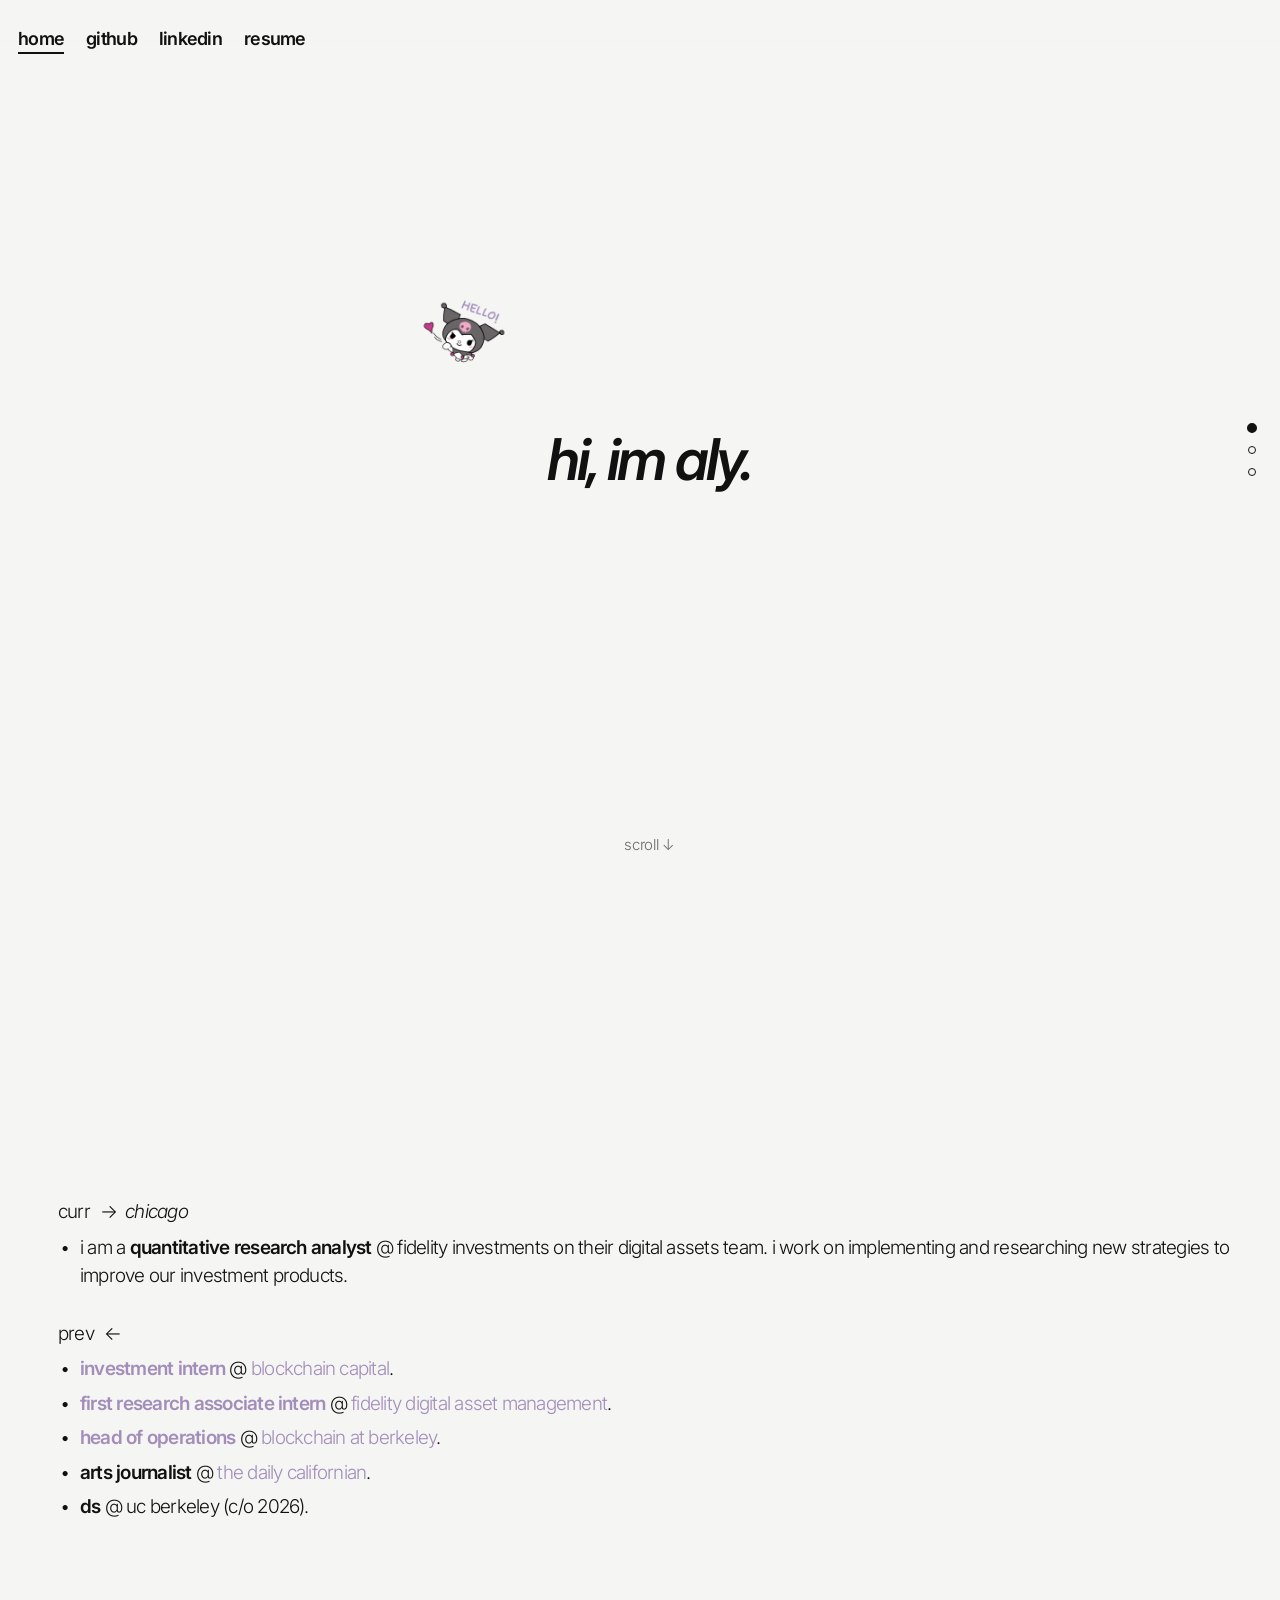
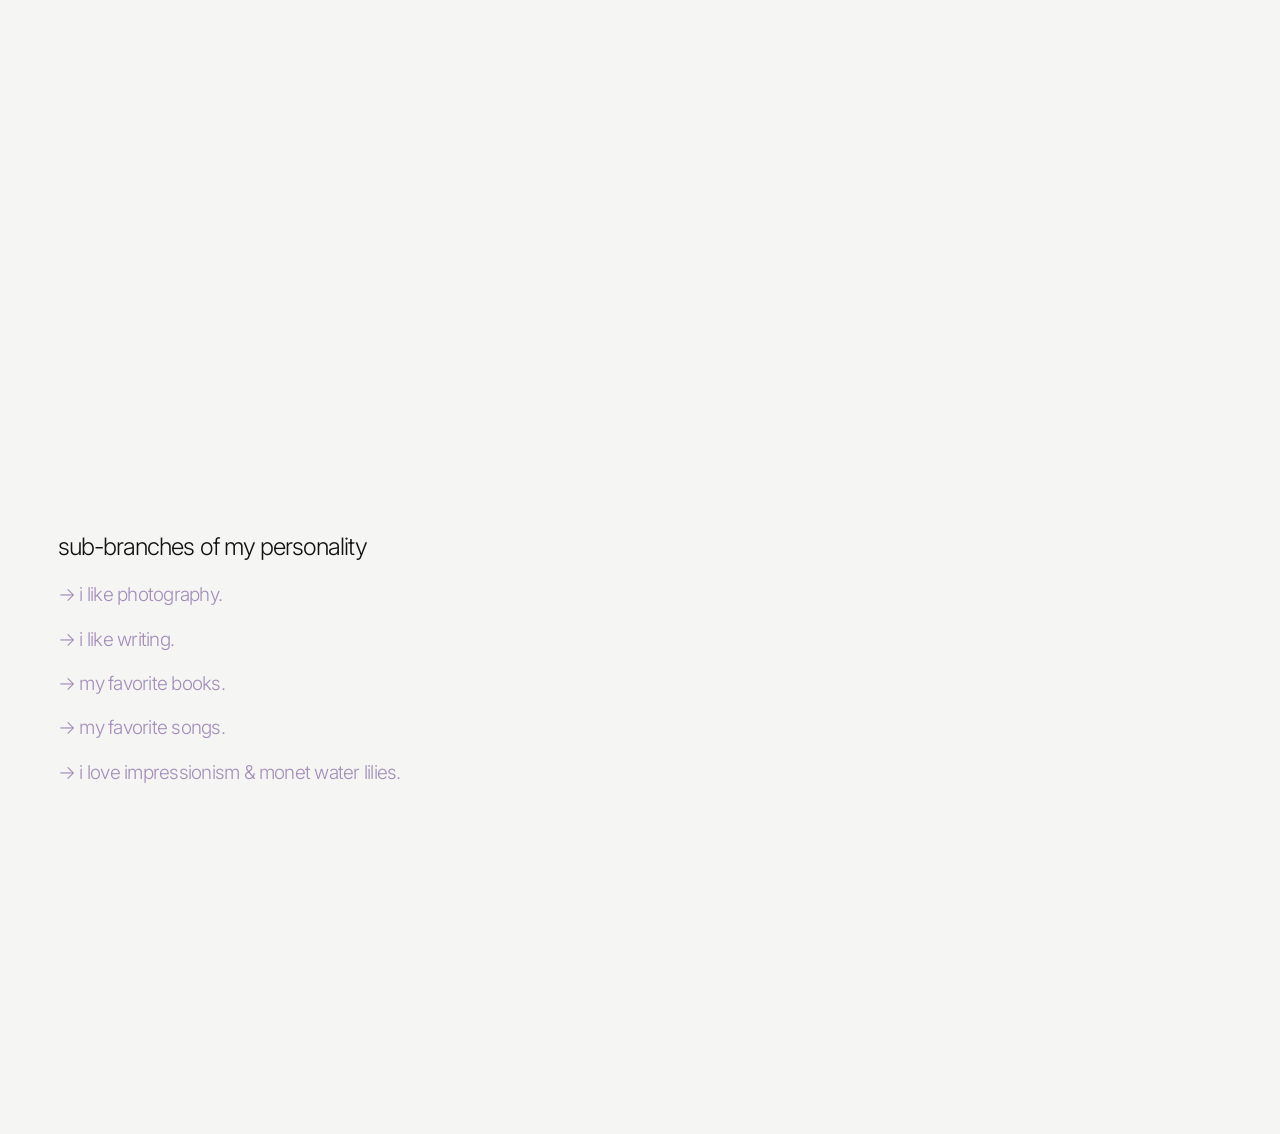
<file: index.html>
<!DOCTYPE html>
<html lang="en">
  <head>
    <meta charset="UTF-8" />
    <meta name="viewport" content="width=device-width, initial-scale=1.0" />
    <title>Alyssa Chen</title>
    <meta
      name="description"
      content="Minimal personal website for Alyssa Chen."
    />
    <link rel="stylesheet" href="styles.css" />
  </head>
  <body>
    <div class="page-shell">
      <header class="topbar" aria-label="Main navigation">
        <nav>
          <a href="#" class="active">home</a>
          <a href="https://github.com/alyssachen1" target="_blank" rel="noreferrer">github</a>
          <a href="https://www.linkedin.com/in/alyssa-chen-12117221b/" target="_blank" rel="noreferrer">linkedin</a>
          <a href="alyssaresume.pdf" target="_blank" rel="noreferrer">resume</a>
        </nav>
      </header>

      <main class="bio scroll-stack" aria-label="About me">
        <section class="panel intro-panel" id="intro" data-label="hi">
          <p class="name reveal">hi, im aly.</p>
          <img class="bouncer" src="kuromi-transparent.png" alt="" aria-hidden="true" hidden />
          <a href="#facts" class="scroll-hint" aria-label="Scroll to next section">scroll ↓</a>
        </section>

        <section class="panel facts-panel" id="facts" data-label="about">
          <ul class="facts reveal">
            <li class="fact-current">
              <div class="fact-row">
                <span class="label">curr</span>
                <span class="arrow">→</span>
                <span class="city">chicago</span>
              </div>
              <div class="fact-detail">i am a <strong class="role">quantitative research analyst</strong> @ fidelity investments on their digital assets team. i work on implementing and researching new strategies to improve our investment products.</div>
            </li>

            <li class="fact-prev">
              <div class="fact-row">
                <span class="label">prev</span>
                <span class="arrow">←</span>
              </div>
              <div class="fact-detail"><a class="role" href="blockchain-capital.html">investment intern</a> @ <a href="https://www.blockchaincapital.com" target="_blank" rel="noreferrer">blockchain capital</a>.</div>
              <div class="fact-detail"><a class="role" href="fidelity-digital-asset-management.html">first research associate intern</a> @ <a href="https://www.fidelity.com/investing/crypto/crypto-account?imm_pid=196825374639&immid=100927_SEA&imm_eid=ep824123691987&utm_source=GOOGLE&utm_medium=paid_search&utm_account_id=7826759672&utm_campaign=CRY&utm_content=196825374639&utm_term=fidelity%20crypto&utm_campaign_id=100927&utm_id=18277819158&gclsrc=aw.ds&gad_source=1&gad_campaignid=18277819158&gbraid=0AAAAAD7OUhKswg26mCGGbnQbmiCloyyh3&gclid=Cj0KCQiA5NXXBhDEARIsABAJhdIGakVKHWjvjIK1M6wPdyKV5XcXIjZateB0Jw_L3Hn4cwipNAbb8LQaAgX4EALw_wcB" target="_blank" rel="noreferrer">fidelity digital asset management</a>.</div>
              <div class="fact-detail"><a class="role" href="head-of-operations.html">head of operations</a> @ <a href="https://blockchain.studentorg.berkeley.edu" target="_blank" rel="noreferrer">blockchain at berkeley</a>.</div>
              <div class="fact-detail"><strong class="role">arts journalist</strong> @ <a href="https://www.dailycal.org/search/?f=html&amp;t=article%2Ccollection%2Cvideo%2Cyoutube&amp;sd=desc&amp;l=25&amp;nsa=eedition&amp;q=Alyssa+chen" target="_blank" rel="noreferrer">the daily californian</a>.</div>
              <div class="fact-detail"><strong class="role">ds</strong> @ uc berkeley (c/o 2026).</div>
            </li>
          </ul>
        </section>

        <section class="panel subpages-panel" id="branches" data-label="branches">
          <section class="subpages reveal" aria-label="Subpages">
            <h2>sub-branches of my personality</h2>

            <ul>
              <li><a href="photography.html">→ i like photography.</a> </li>
              <li><a href="writing.html">→ i like writing.</a> </li>
              <li><a href="books.html">→ my favorite books.</a> </li>
              <li><a href="songs.html">→ my favorite songs.</a></li>
              <li><a href="art.html">→ i love impressionism &amp; monet water lilies.</a></li>
            </ul>
          </section>
        </section>
      </main>

      <nav class="section-dots" aria-label="Sections"></nav>
    </div>

    <script>
      (function () {
        document.documentElement.classList.add("js");
        var panels = Array.prototype.slice.call(document.querySelectorAll(".panel[id]"));
        var dotsNav = document.querySelector(".section-dots");

        var dots = panels.map(function (panel) {
          var a = document.createElement("a");
          a.href = "#" + panel.id;
          a.className = "dot";
          a.setAttribute("aria-label", panel.dataset.label || panel.id);
          a.title = panel.dataset.label || panel.id;
          dotsNav.appendChild(a);
          return a;
        });

        if (!("IntersectionObserver" in window)) {
          document.querySelectorAll(".reveal").forEach(function (el) { el.classList.add("is-visible"); });
          return;
        }

        var revealObserver = new IntersectionObserver(function (entries) {
          entries.forEach(function (entry) {
            if (entry.isIntersecting) {
              entry.target.classList.add("is-visible");
              revealObserver.unobserve(entry.target);
            }
          });
        }, { threshold: 0.2 });
        document.querySelectorAll(".reveal").forEach(function (el) { revealObserver.observe(el); });

        var activeObserver = new IntersectionObserver(function (entries) {
          entries.forEach(function (entry) {
            if (entry.isIntersecting) {
              var i = panels.indexOf(entry.target);
              dots.forEach(function (d, j) { d.classList.toggle("active", i === j); });
            }
          });
        }, { rootMargin: "-45% 0px -45% 0px" });
        panels.forEach(function (p) { activeObserver.observe(p); });
      })();
    </script>
    <script>
      (function () {
        var img = document.querySelector(".bouncer");
        var panel = document.querySelector(".intro-panel");
        var name = document.querySelector(".name");
        if (!img || !panel || !name) return;

        var reduceMotion = window.matchMedia("(prefers-reduced-motion: reduce)").matches;
        var SPEED = 130; // pixels per second — raise to bounce faster
        var x = 0, y = 0, vx = SPEED, vy = SPEED * 0.8;
        var running = false, visible = true, started = false, last = 0;

        function bounds() {
          var pr = panel.getBoundingClientRect();
          var w = img.offsetWidth, h = img.offsetHeight;
          return {
            minX: -pr.left,
            maxX: document.documentElement.clientWidth - pr.left - w,
            minY: 80,
            maxY: panel.offsetHeight - h - 10,
            w: w, h: h
          };
        }

        function textBox() {
          var pr = panel.getBoundingClientRect();
          var nr = name.getBoundingClientRect();
          var pad = 16;
          return {
            left: nr.left - pr.left - pad,
            right: nr.right - pr.left + pad,
            top: nr.top - pr.top - pad,
            bottom: nr.bottom - pr.top + pad
          };
        }

        function overlaps(px, py, b, t) {
          return px < t.right && px + b.w > t.left && py < t.bottom && py + b.h > t.top;
        }

        function place() {
          img.style.transform = "translate(" + x + "px, " + y + "px)";
        }

        function start() {
          var b = bounds();
          // start in the top-left area, clear of the text
          x = b.minX + (b.maxX - b.minX) * 0.15;
          y = b.minY + 20;
          var t = textBox();
          if (overlaps(x, y, b, t)) y = Math.max(b.minY, t.top - b.h - 10);
          place();
          img.classList.add("is-ready");
          started = true;
        }

        function step(now) {
          if (!running) return;
          var dt = last ? Math.min((now - last) / 1000, 0.05) : 0;
          last = now;
          var b = bounds();
          var t = textBox();
          var nx = x + vx * dt, ny = y + vy * dt;

          if (nx <= b.minX || nx >= b.maxX) { vx = -vx; nx = Math.min(Math.max(nx, b.minX), b.maxX); }
          if (ny <= b.minY || ny >= b.maxY) { vy = -vy; ny = Math.min(Math.max(ny, b.minY), b.maxY); }

          if (overlaps(nx, ny, b, t)) {
            var hitX = overlaps(nx, y, b, t);
            var hitY = overlaps(x, ny, b, t);
            if (hitX) { vx = -vx; nx = x; }
            if (hitY || !hitX) { vy = -vy; ny = y; }
          }

          x = nx; y = ny;
          place();
          requestAnimationFrame(step);
        }

        function run() {
          if (running || reduceMotion || !visible || document.hidden) return;
          running = true;
          last = 0;
          requestAnimationFrame(step);
        }

        function pause() { running = false; }

        img.addEventListener("load", function () {
          img.hidden = false;
          requestAnimationFrame(function () {
            start();
            run();
          });
        });
        img.addEventListener("error", function () { img.remove(); });
        if (img.complete && img.naturalWidth) img.dispatchEvent(new Event("load"));

        document.addEventListener("visibilitychange", function () {
          if (document.hidden) pause(); else run();
        });

        if ("IntersectionObserver" in window) {
          new IntersectionObserver(function (entries) {
            visible = entries[0].isIntersecting;
            if (visible) run(); else pause();
          }).observe(panel);
        }

        window.addEventListener("resize", function () {
          if (!started) return;
          var b = bounds();
          x = Math.min(Math.max(x, b.minX), b.maxX);
          y = Math.min(Math.max(y, b.minY), b.maxY);
          place();
        });
      })();
    </script>
  </body>
</html>
</file>
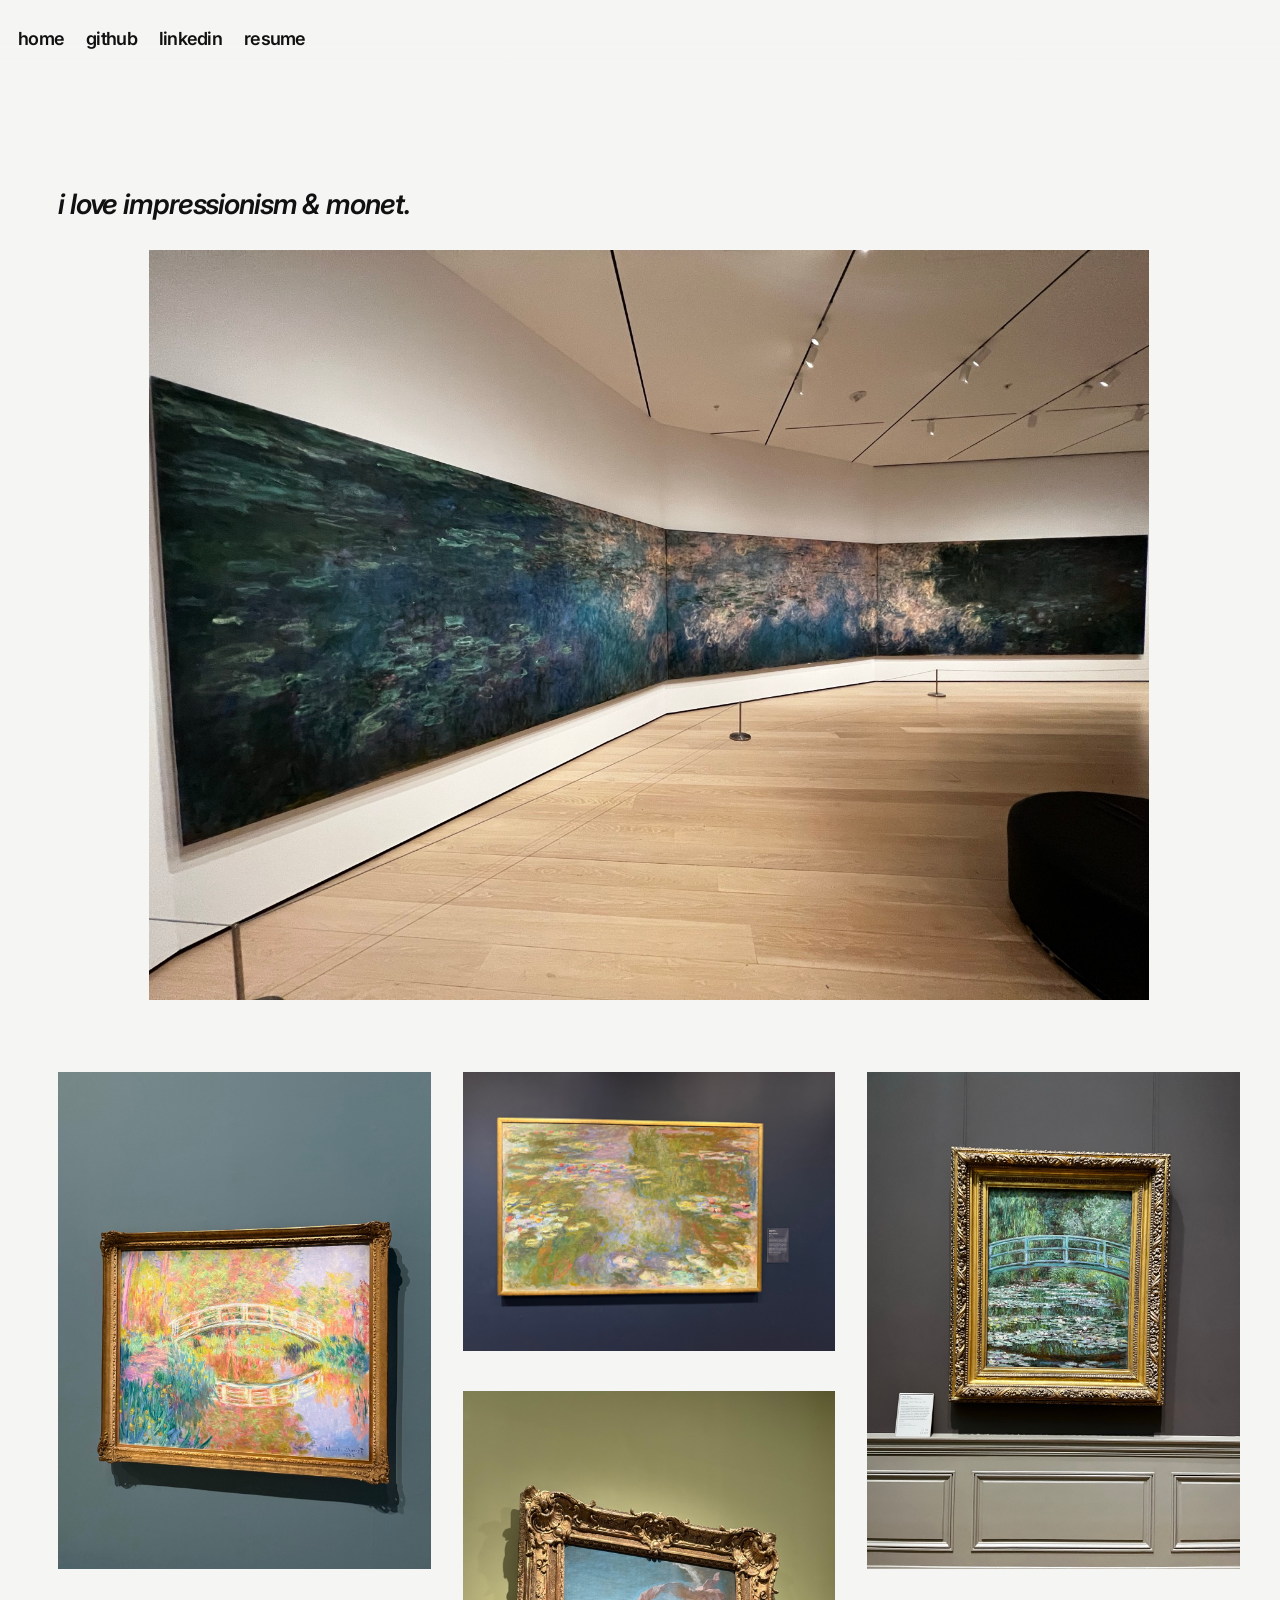
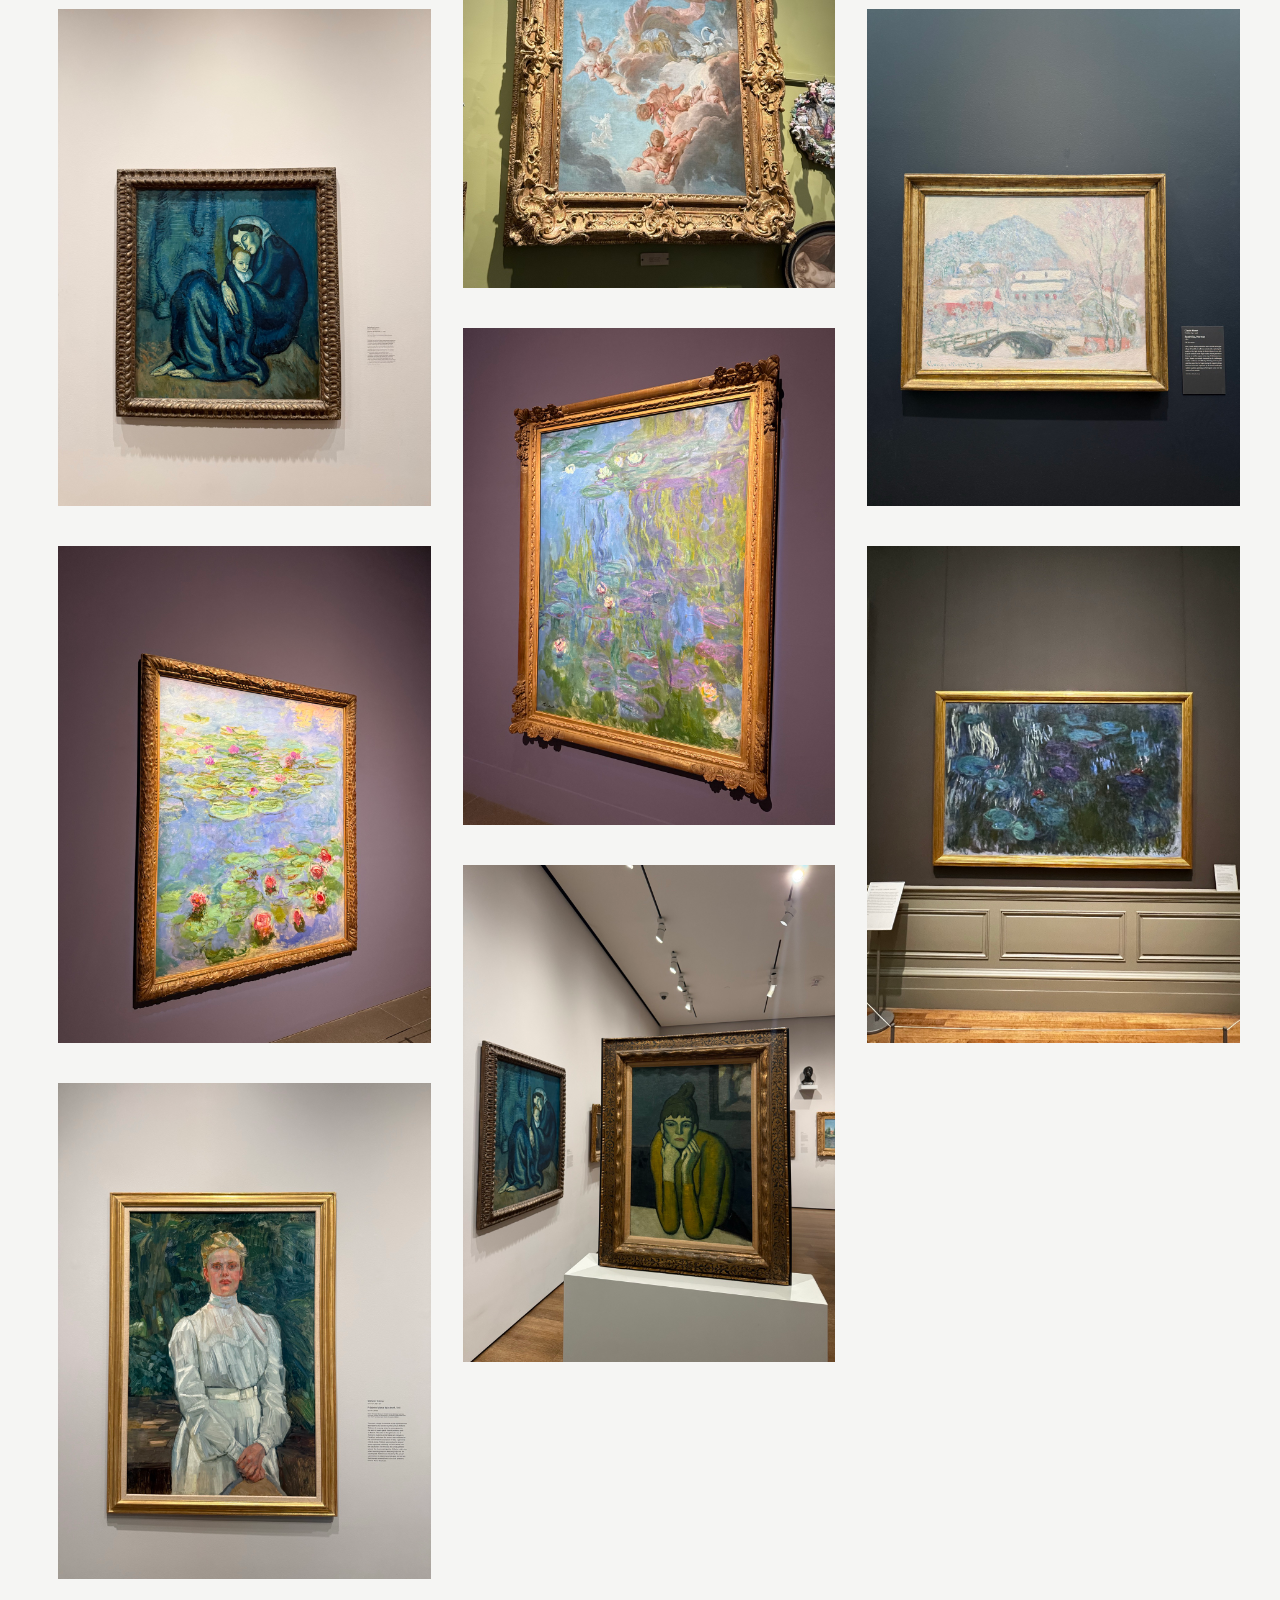
<file: art.html>
<!DOCTYPE html>
<html lang="en">
  <head>
    <meta charset="UTF-8" />
    <meta name="viewport" content="width=device-width, initial-scale=1.0" />
    <title>Impressionism &amp; Monet — Alyssa Chen</title>
    <meta
      name="description"
      content="Impressionist art Alyssa Chen loves."
    />
    <link rel="stylesheet" href="styles.css" />
  </head>
  <body>
    <div class="page-shell">
      <header class="topbar" aria-label="Main navigation">
        <nav>
          <a href="index.html">home</a>
          <a href="https://github.com/alyssachen1" target="_blank" rel="noreferrer">github</a>
          <a href="https://www.linkedin.com/in/alyssa-chen-12117221b/" target="_blank" rel="noreferrer">linkedin</a>
          <a href="alyssaresume.pdf" target="_blank" rel="noreferrer">resume</a>
        </nav>
      </header>

      <main class="detail-page gallery-page">
        <p class="detail-kicker">i love impressionism &amp; monet.</p>

        <!--
          how to add a painting:
          1. drop the image into the art/web/ folder (resize big phone photos first,
             or ask claude to make a web-sized copy)
          2. copy the block below, paste it inside <div class="photo-grid">,
             and change the file name and alt text
             (to add a caption, put <figcaption>your caption</figcaption> after the img line)

          <figure class="photo art-piece">
            <img src="art/web/your-painting.jpg" alt="short description of the painting" loading="lazy" />
          </figure>

          to make one painting the large centerpiece, paste it above <div class="photo-grid">
          and change class="photo" to class="photo photo-featured" (and remove loading="lazy").
        -->

        <figure class="photo photo-featured art-piece">
          <img src="art/web/img_8641.jpg" alt="a long curved gallery wall of monet's water lilies panels" />
        </figure>

        <div class="photo-grid">
          <figure class="photo art-piece">
            <img src="art/web/img_1183.jpg" alt="monet's japanese footbridge over a pond, painted in warm pinks and greens" loading="lazy" />
          </figure>
          <figure class="photo art-piece">
            <img src="art/web/img_7230.jpg" alt="a blue period painting of a seated woman wrapped in a blue shawl" loading="lazy" />
          </figure>
          <figure class="photo art-piece">
            <img src="art/web/img_1194.jpg" alt="monet water lilies with pink blossoms on a lavender pond" loading="lazy" />
          </figure>
          <figure class="photo art-piece">
            <img src="art/web/img_7268.jpg" alt="portrait of a young woman in a white high-collared dress in a garden" loading="lazy" />
          </figure>
          <figure class="photo art-piece">
            <img src="art/web/img_7956.jpg" alt="a wide monet water lilies canvas in soft greens and violets" loading="lazy" />
          </figure>
          <figure class="photo art-piece">
            <img src="art/web/img_7381.jpg" alt="a rococo painting of figures floating among clouds in an ornate gold frame" loading="lazy" />
          </figure>
          <figure class="photo art-piece">
            <img src="art/web/img_1206.jpg" alt="a tall monet water lilies canvas with willow reflections" loading="lazy" />
          </figure>
          <figure class="photo art-piece">
            <img src="art/web/img_7235.jpg" alt="a painting of a woman resting her chin on her hands, in a gallery room" loading="lazy" />
          </figure>
          <figure class="photo art-piece">
            <img src="art/web/img_8702.jpg" alt="monet's japanese footbridge in deep greens" loading="lazy" />
          </figure>
          <figure class="photo art-piece">
            <img src="art/web/img_7951.jpg" alt="a snowy village landscape with pink and white tones" loading="lazy" />
          </figure>
          <figure class="photo art-piece">
            <img src="art/web/img_8698.jpg" alt="monet water lilies in dark blues and violets" loading="lazy" />
          </figure>
        </div>
      </main>
    </div>
    <script>
      (function () {
        var pieces = Array.prototype.slice.call(document.querySelectorAll(".art-piece"));
        if (!("IntersectionObserver" in window)) return;
        document.documentElement.classList.add("art-animate");
        pieces.forEach(function (el, i) {
          el.style.setProperty("--reveal-delay", (i % 3) * 120 + "ms");
        });
        var io = new IntersectionObserver(function (entries) {
          entries.forEach(function (entry) {
            if (entry.isIntersecting) {
              entry.target.classList.add("is-in");
              io.unobserve(entry.target);
            }
          });
        }, { threshold: 0.12, rootMargin: "0px 0px -40px 0px" });
        pieces.forEach(function (el) { io.observe(el); });
      })();
    </script>
  </body>
</html>
</file>
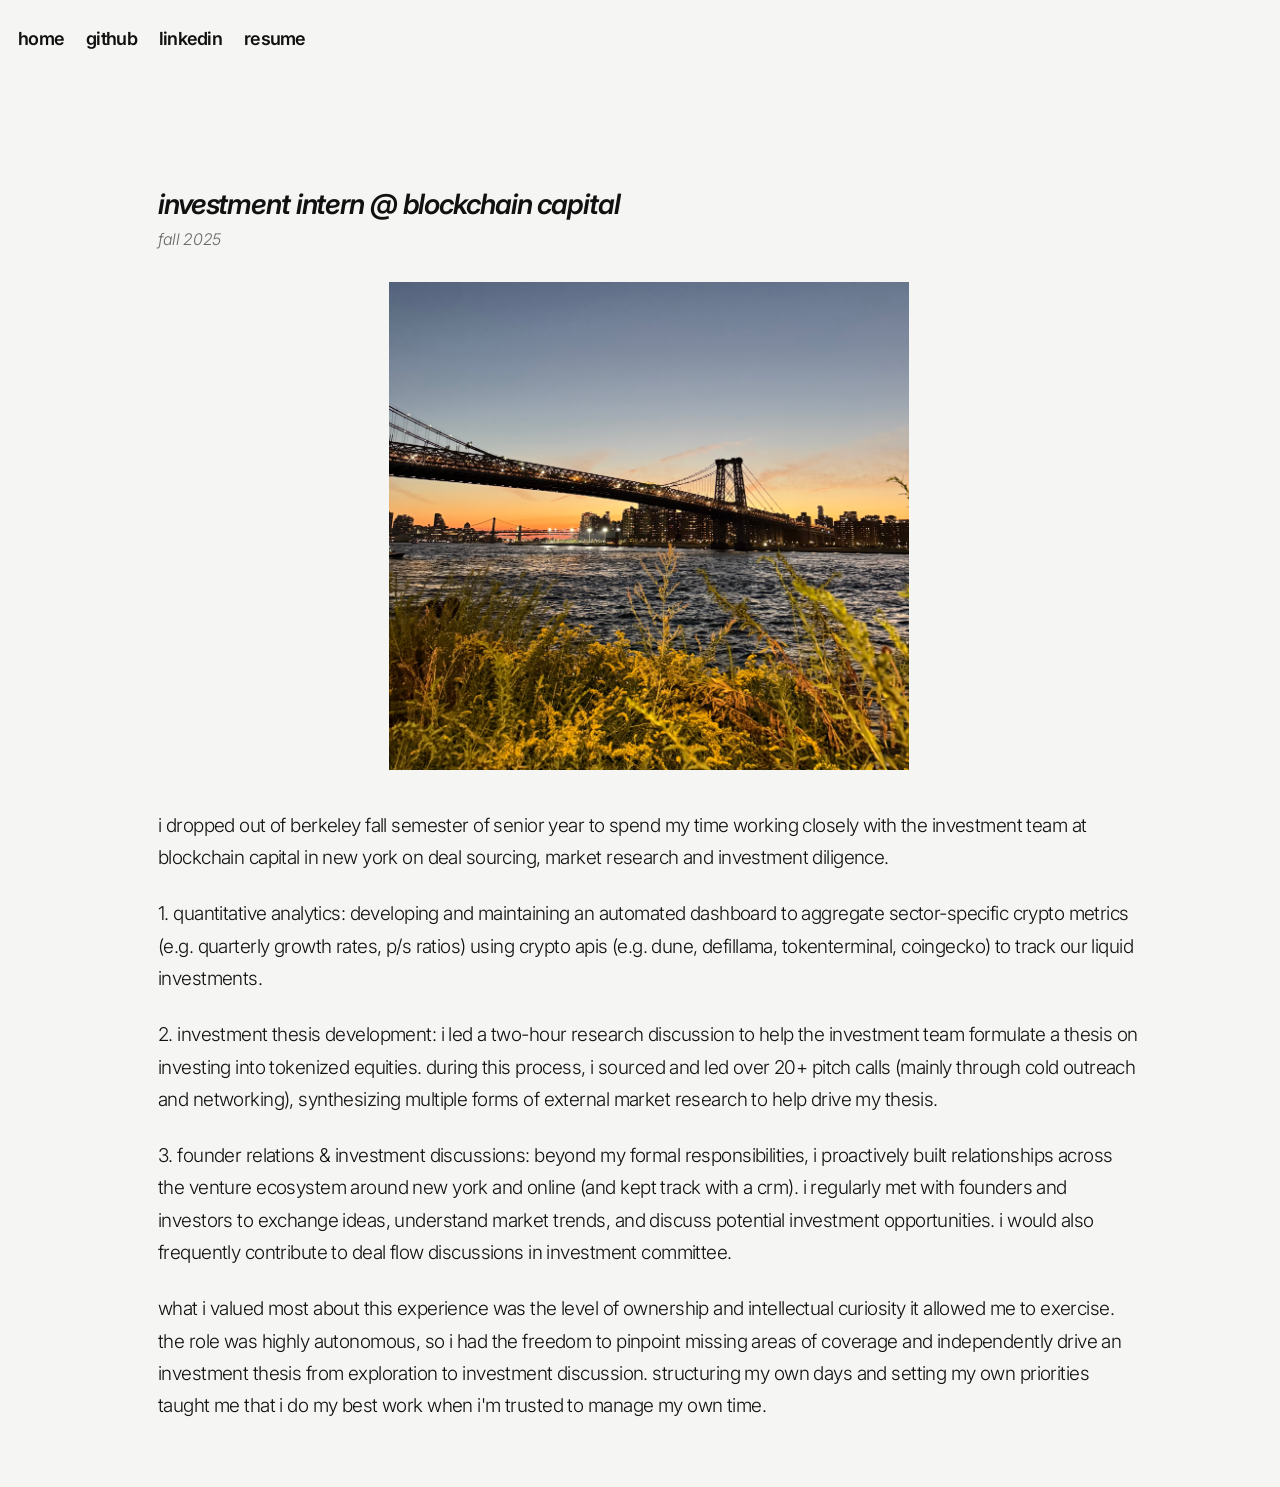
<file: blockchain-capital.html>
<!DOCTYPE html>
<html lang="en">
  <head>
    <meta charset="UTF-8" />
    <meta name="viewport" content="width=device-width, initial-scale=1.0" />
    <title>Blockchain Capital — Alyssa Chen</title>
    <meta
      name="description"
      content="Details about Alyssa Chen's internship at Blockchain Capital."
    />
    <link rel="stylesheet" href="styles.css" />
  </head>
  <body>
    <div class="page-shell">
      <header class="topbar" aria-label="Main navigation">
        <nav>
          <a href="index.html">home</a>
          <a href="https://github.com/alyssachen1" target="_blank" rel="noreferrer">github</a>
          <a href="https://www.linkedin.com/in/alyssa-chen-12117221b/" target="_blank" rel="noreferrer">linkedin</a>
          <a href="alyssaresume.pdf" target="_blank" rel="noreferrer">resume</a>
        </nav>
      </header>

      <main class="detail-page">
        <p class="detail-kicker">investment intern @ blockchain capital</p>
        <p class="detail-date">fall 2025</p>

        <figure class="detail-photo">
          <img src="nyc.jpeg" alt="the williamsburg bridge at sunset, seen from the brooklyn waterfront" />
        </figure>

        <p>
            i dropped out of berkeley fall semester of senior year to spend my time working closely with the investment team at blockchain capital in new york on deal sourcing, market research and investment diligence.
        </p>

        <p>
          1. quantitative analytics: developing and maintaining an automated dashboard to aggregate sector-specific crypto metrics (e.g. quarterly growth rates, p/s ratios) using crypto apis (e.g. dune, defillama, tokenterminal, coingecko) to track our liquid investments.
        </p>

        <p>
          2. investment thesis development: i led a two-hour research discussion to help the investment team formulate a thesis on investing into tokenized equities. during this process, i sourced and led over 20+ pitch calls (mainly through cold outreach and networking), synthesizing multiple forms of external market research to help drive my thesis.
        </p>

        <p>
        3. founder relations & investment discussions: beyond my formal responsibilities, i proactively built relationships across the venture ecosystem around new york and online (and kept track with a crm). i regularly met with founders and investors to exchange ideas, understand market trends, and discuss potential investment opportunities. i would also frequently contribute to deal flow discussions in investment committee.
        </p>

        <p>
            what i valued most about this experience was the level of ownership and intellectual curiosity it allowed me to exercise. the role was highly autonomous, so i had the freedom to pinpoint missing areas of coverage and independently drive an investment thesis from exploration to investment discussion. structuring my own days and setting my own priorities taught me that i do my best work when i'm trusted to manage my own time.
        </p>
      </main>
    </div>
  </body>
</html>
</file>
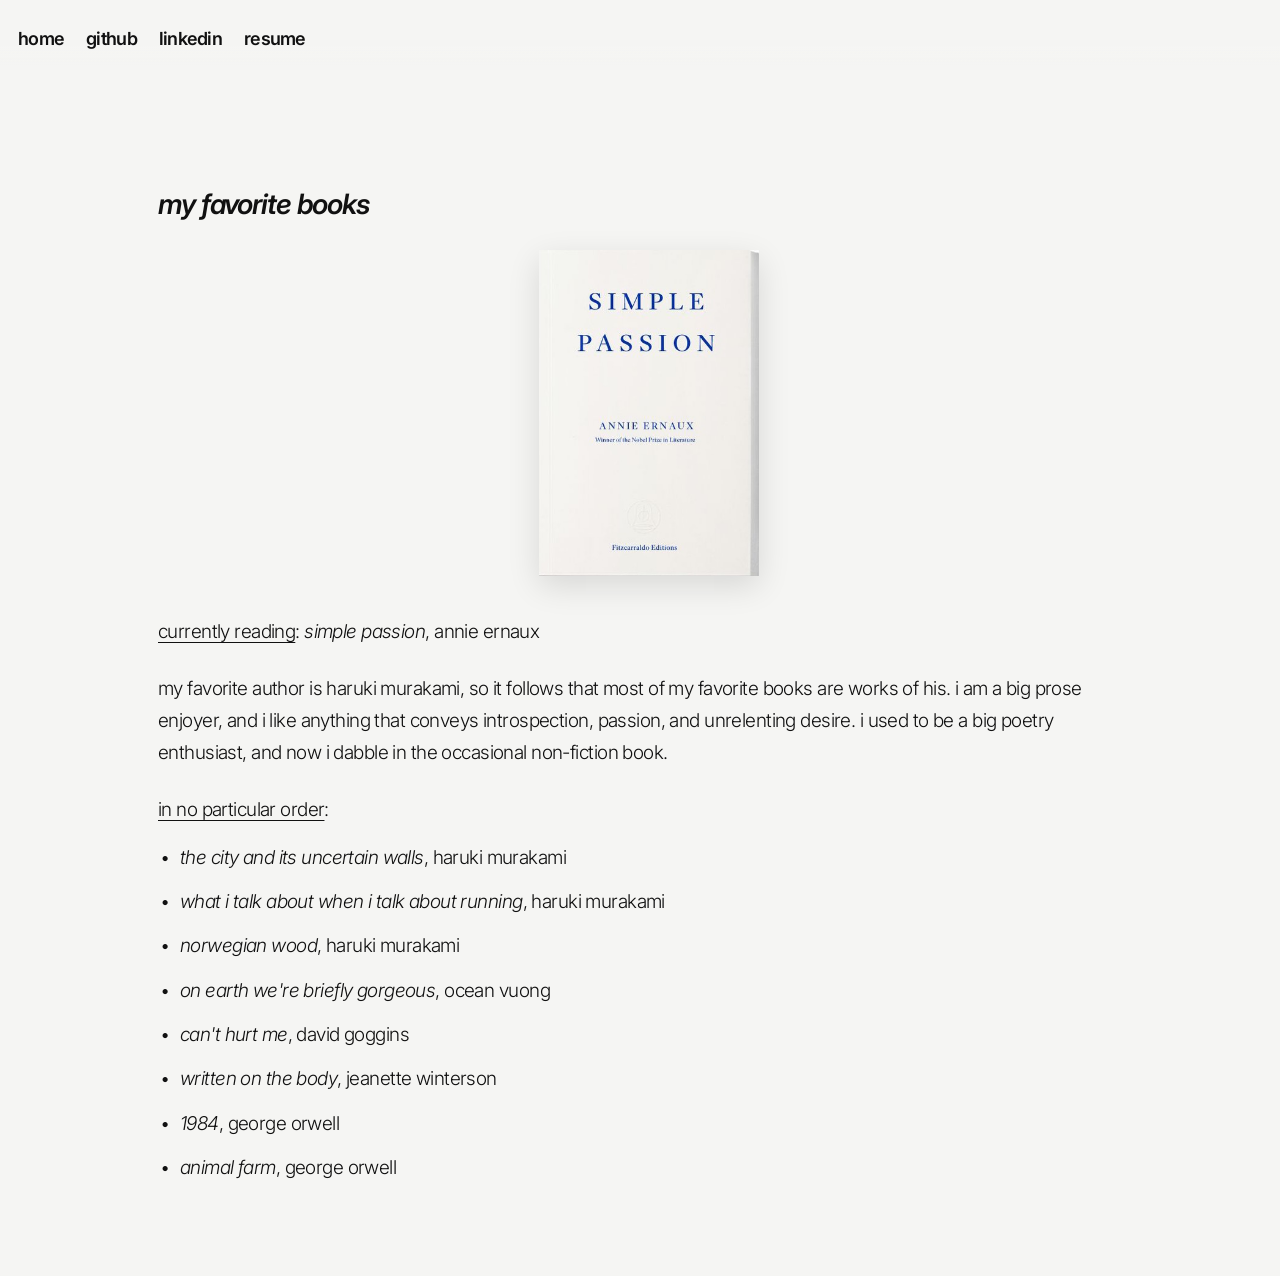
<file: books.html>
<!DOCTYPE html>
<html lang="en">
  <head>
    <meta charset="UTF-8" />
    <meta name="viewport" content="width=device-width, initial-scale=1.0" />
    <title>Favorite Books — Alyssa Chen</title>
    <meta
      name="description"
      content="Alyssa Chen's favorite books."
    />
    <link rel="stylesheet" href="styles.css" />
  </head>
  <body>
    <div class="page-shell">
      <header class="topbar" aria-label="Main navigation">
        <nav>
          <a href="index.html">home</a>
          <a href="https://github.com/alyssachen1" target="_blank" rel="noreferrer">github</a>
          <a href="https://www.linkedin.com/in/alyssa-chen-12117221b/" target="_blank" rel="noreferrer">linkedin</a>
          <a href="alyssaresume.pdf" target="_blank" rel="noreferrer">resume</a>
        </nav>
      </header>

      <main class="detail-page">
        <p class="detail-kicker">my favorite books</p>

        <figure class="detail-photo book-cover">
          <img src="simple_passion_cover.jpg" alt="cover of simple passion by annie ernaux" />
        </figure>

        <p>
          <span class="section-label">currently reading</span>: <em>simple passion</em>, annie ernaux
        </p>

        <p>
          my favorite author is haruki murakami, so it follows that most of my favorite books are works of his. i am a big prose enjoyer, and i like anything that conveys introspection, passion, and unrelenting desire. i used to be a big poetry enthusiast, and now i dabble in the occasional non-fiction book.
        </p>

        <p>
          <span class="section-label">in no particular order</span>:
        </p>

        <ul class="detail-list">
          <li><em>the city and its uncertain walls</em>, haruki murakami</li>
          <li><em>what i talk about when i talk about running</em>, haruki murakami</li>
          <li><em>norwegian wood</em>, haruki murakami</li>
          <li><em>on earth we're briefly gorgeous</em>, ocean vuong</li>
          <li><em>can't hurt me</em>, david goggins</li>
          <li><em>written on the body</em>, jeanette winterson</li>
          <li><em>1984</em>, george orwell</li>
          <li><em>animal farm</em>, george orwell</li>
        </ul>
      </main>
    </div>
  </body>
</html>
</file>
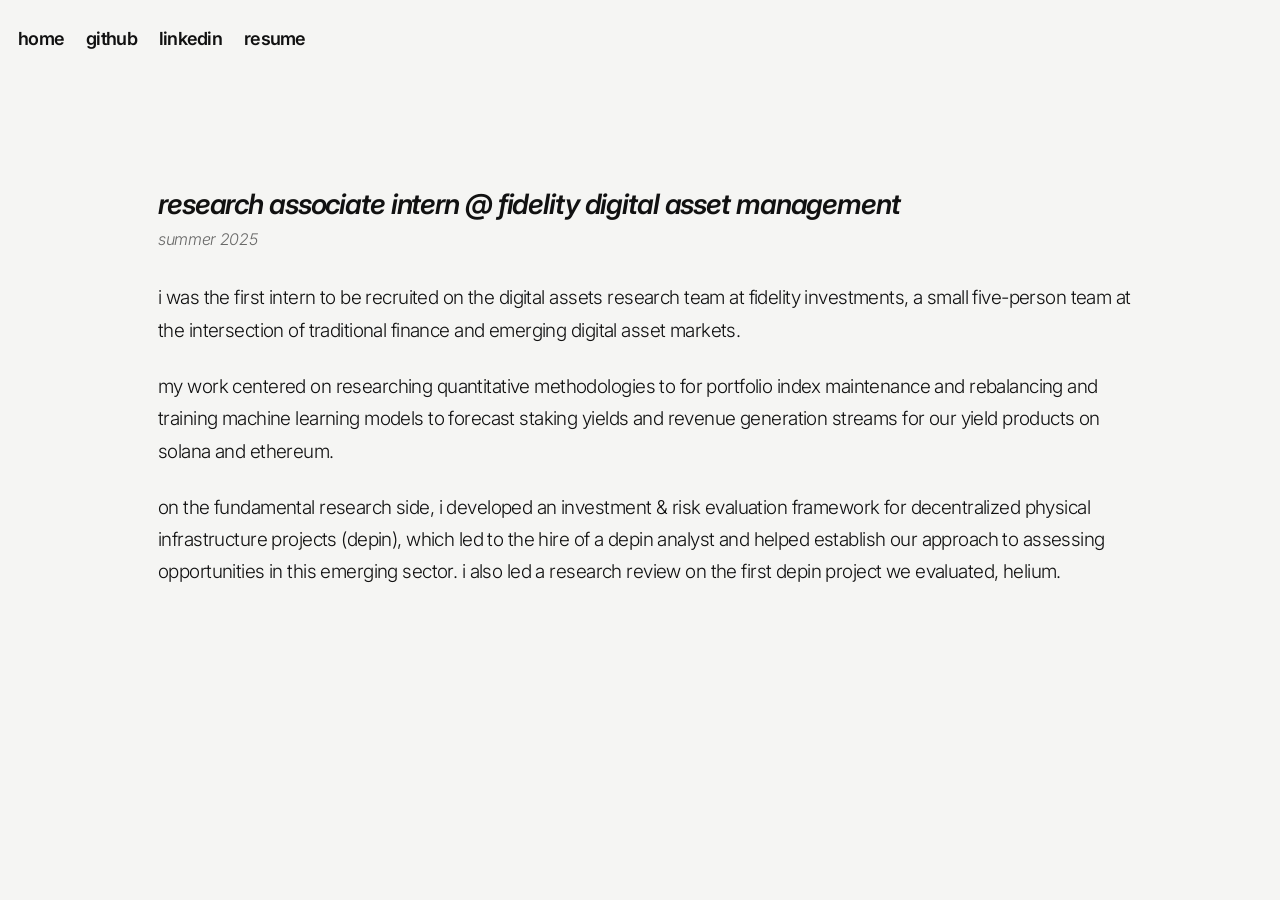
<file: fidelity-digital-asset-management.html>
<!DOCTYPE html>
<html lang="en">
  <head>
    <meta charset="UTF-8" />
    <meta name="viewport" content="width=device-width, initial-scale=1.0" />
    <title>Fidelity Digital Asset Management — Alyssa Chen</title>
    <meta
      name="description"
      content="Details about Alyssa Chen's Fidelity Digital Asset Management internship."
    />
    <link rel="stylesheet" href="styles.css" />
  </head>
  <body>
    <div class="page-shell">
      <header class="topbar" aria-label="Main navigation">
        <nav>
          <a href="index.html">home</a>
          <a href="https://github.com/alyssachen1" target="_blank" rel="noreferrer">github</a>
          <a href="https://www.linkedin.com/in/alyssa-chen-12117221b/" target="_blank" rel="noreferrer">linkedin</a>
          <a href="alyssaresume.pdf" target="_blank" rel="noreferrer">resume</a>
        </nav>
      </header>

      <main class="detail-page">
        <p class="detail-kicker">research associate intern @ fidelity digital asset management</p>
        <p class="detail-date">summer 2025</p>

        <p>
          i was the first intern to be recruited on the digital assets research team at fidelity investments, a small five-person team at the intersection of traditional finance and emerging digital asset markets.           
        </p>

        <p>
            my work centered on researching quantitative methodologies to for portfolio index maintenance and rebalancing and training machine learning models to forecast staking yields and revenue generation streams for our yield products on solana and ethereum.
        </p>
        <p>
          on the fundamental research side, i developed an investment & risk evaluation framework for decentralized physical infrastructure projects (depin), which led to the hire of a depin analyst and helped establish our approach to assessing opportunities in this emerging sector. i also led a research review on the first depin project we evaluated, helium.
        </p>
      </main>
    </div>
  </body>
</html>
</file>
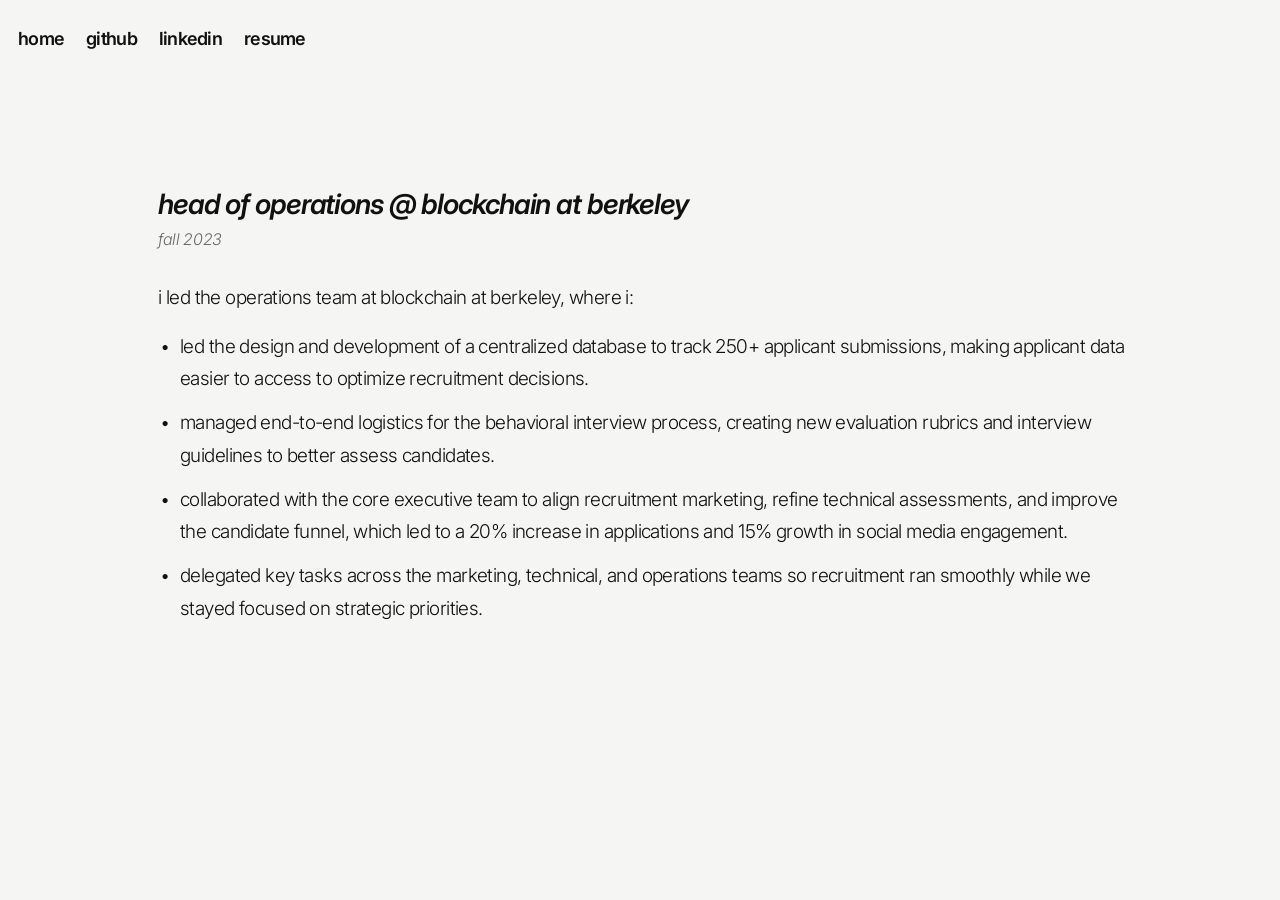
<file: head-of-operations.html>
<!DOCTYPE html>
<html lang="en">
  <head>
    <meta charset="UTF-8" />
    <meta name="viewport" content="width=device-width, initial-scale=1.0" />
    <title>Head of Operations — Blockchain at Berkeley — Alyssa Chen</title>
    <meta
      name="description"
      content="Details about Alyssa Chen's role as head of operations at Blockchain at Berkeley."
    />
    <link rel="stylesheet" href="styles.css" />
  </head>
  <body>
    <div class="page-shell">
      <header class="topbar" aria-label="Main navigation">
        <nav>
          <a href="index.html">home</a>
          <a href="https://github.com/alyssachen1" target="_blank" rel="noreferrer">github</a>
          <a href="https://www.linkedin.com/in/alyssa-chen-12117221b/" target="_blank" rel="noreferrer">linkedin</a>
          <a href="alyssaresume.pdf" target="_blank" rel="noreferrer">resume</a>
        </nav>
      </header>

      <main class="detail-page">
        <p class="detail-kicker">head of operations @ blockchain at berkeley</p>
        <p class="detail-date">fall 2023</p>

        <p>
          i led the operations team at blockchain at berkeley, where i:
        </p>

        <ul class="detail-list">
          <li>led the design and development of a centralized database to track 250+ applicant submissions, making applicant data easier to access to optimize recruitment decisions.</li>
          <li>managed end-to-end logistics for the behavioral interview process, creating new evaluation rubrics and interview guidelines to better assess candidates.</li>
          <li>collaborated with the core executive team to align recruitment marketing, refine technical assessments, and improve the candidate funnel, which led to a 20% increase in applications and 15% growth in social media engagement.</li>
          <li>delegated key tasks across the marketing, technical, and operations teams so recruitment ran smoothly while we stayed focused on strategic priorities.</li>
        </ul>
      </main>
    </div>
  </body>
</html>
</file>
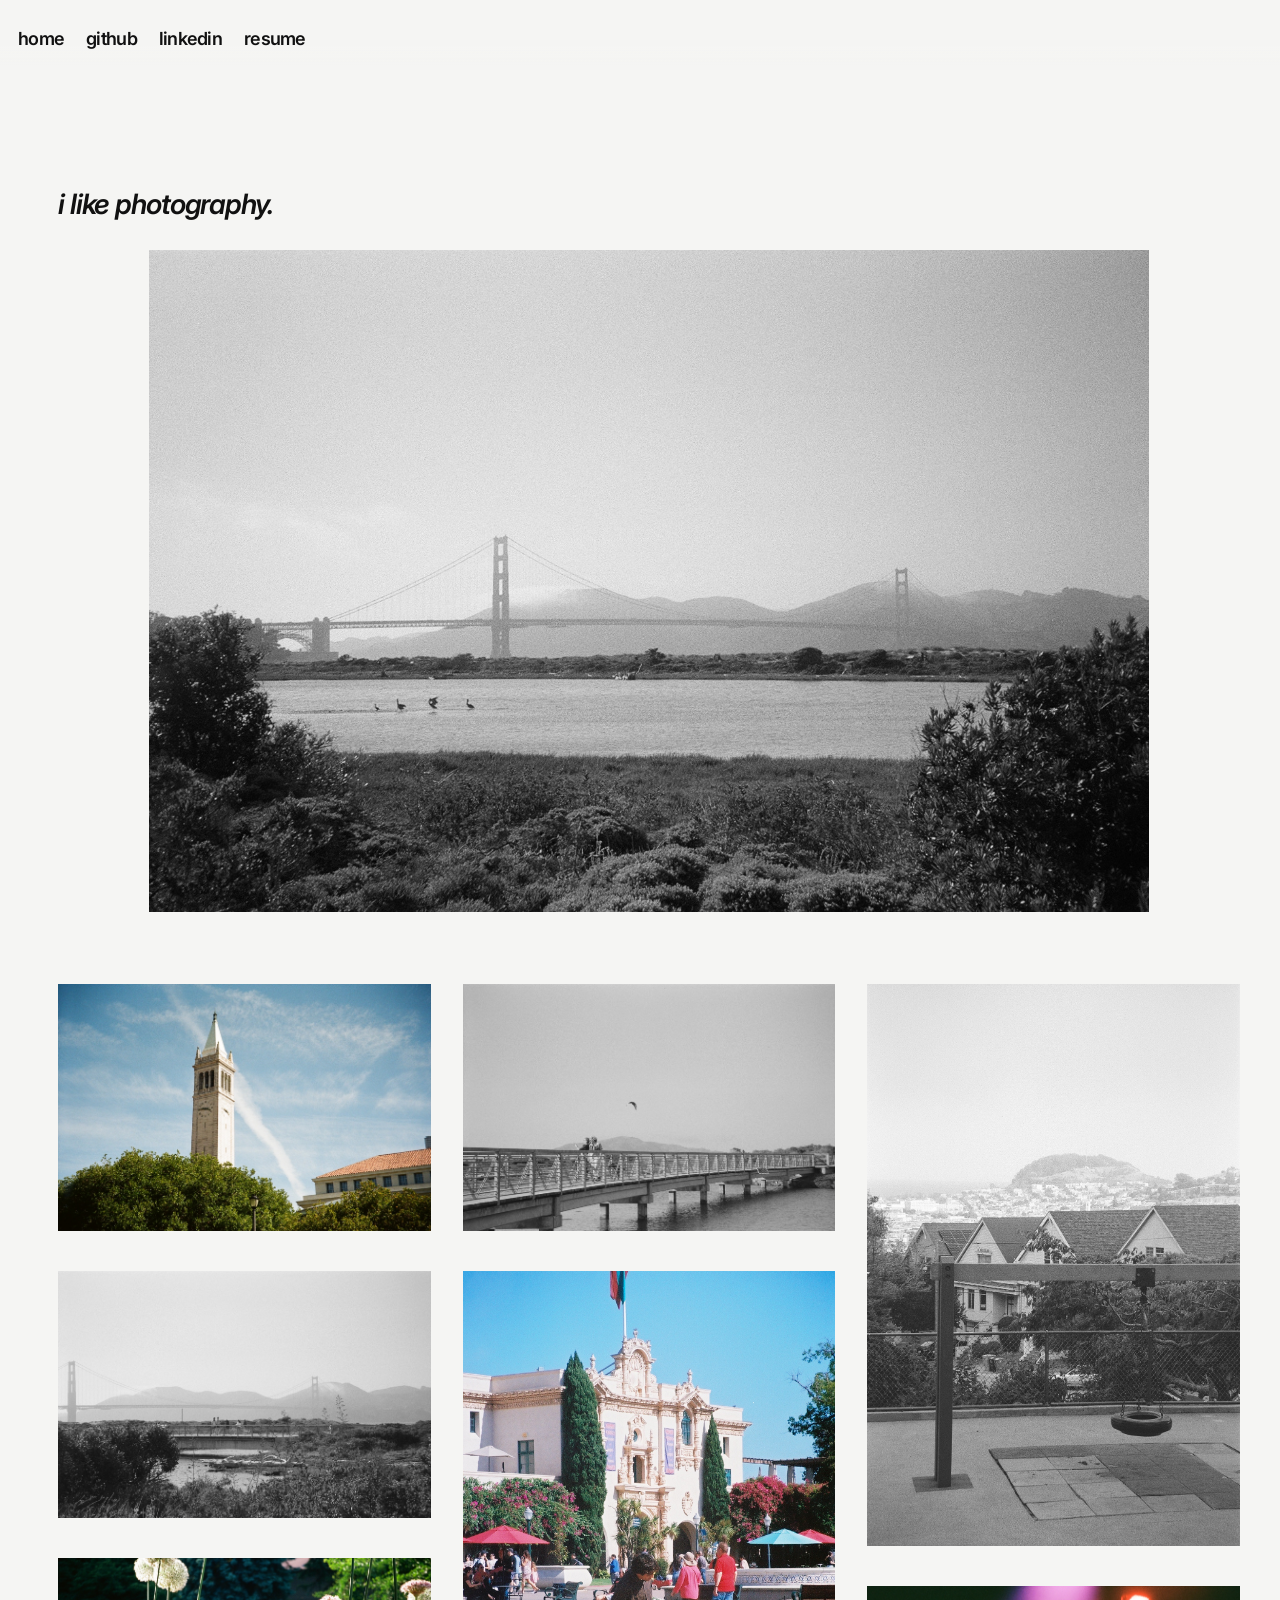
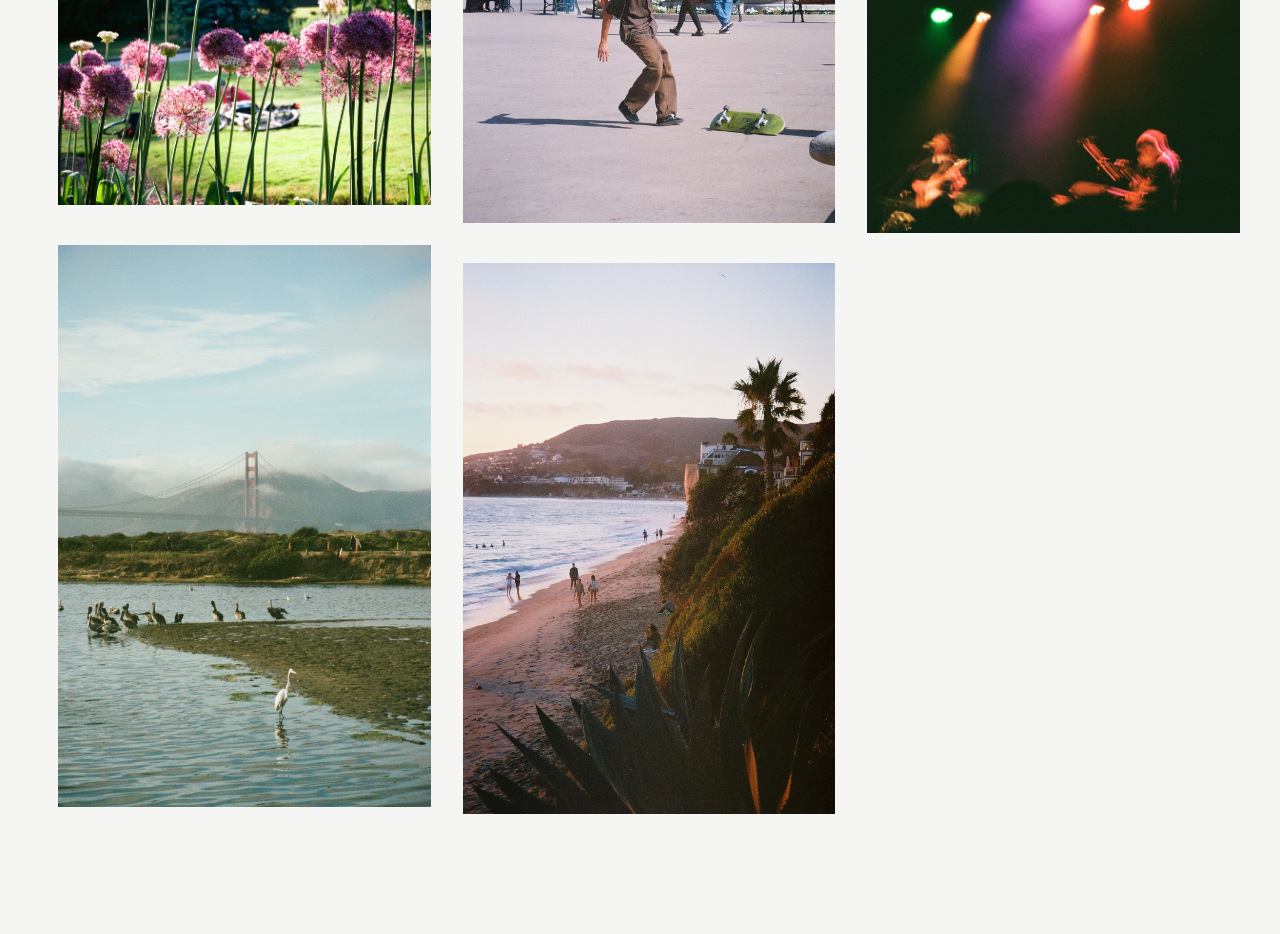
<file: photography.html>
<!DOCTYPE html>
<html lang="en">
  <head>
    <meta charset="UTF-8" />
    <meta name="viewport" content="width=device-width, initial-scale=1.0" />
    <title>Photography — Alyssa Chen</title>
    <meta
      name="description"
      content="Photography by Alyssa Chen."
    />
    <link rel="stylesheet" href="styles.css" />
  </head>
  <body>
    <div class="page-shell">
      <header class="topbar" aria-label="Main navigation">
        <nav>
          <a href="index.html">home</a>
          <a href="https://github.com/alyssachen1" target="_blank" rel="noreferrer">github</a>
          <a href="https://www.linkedin.com/in/alyssa-chen-12117221b/" target="_blank" rel="noreferrer">linkedin</a>
          <a href="alyssaresume.pdf" target="_blank" rel="noreferrer">resume</a>
        </nav>
      </header>

      <main class="detail-page gallery-page">
        <p class="detail-kicker">i like photography.</p>

        <!--
          how to add a photo:
          1. drop the .jpeg into the photographs/ folder
          2. copy the block below, paste it inside <div class="photo-grid">,
             and change the file name, alt text, and caption
             (to change a caption, replace the placeholder text between <figcaption> and </figcaption>;
              leave it empty for no caption. captions show on hover.)

          <figure class="photo" tabindex="0">
            <img src="photographs/your-photo.jpeg" alt="short description of the photo" loading="lazy" />
            <figcaption>your caption here</figcaption>
          </figure>
        -->

        <figure class="photo photo-featured" tabindex="0">
          <img src="photographs/bw_ggp.jpeg" alt="black and white view of the golden gate bridge across a marsh" />
          <figcaption>i remember san francisco as fond as when i got my first b&w roll of film developed and recieved this picture. taken at crissy field, my escape from the busy city. </figcaption>
        </figure>

        <div class="photo-grid">
          <figure class="photo" tabindex="0">
            <img src="photographs/campanile.jpeg" alt="the campanile at uc berkeley against a blue sky" loading="lazy" />
            <figcaption>the campanile; a symbol of academic excellence, taken during cal day.</figcaption>
          </figure>
          <figure class="photo" tabindex="0">
            <img src="photographs/sf_bw.jpeg" alt="black and white view of the golden gate bridge over the bay, with a footbridge and brush in the foreground" loading="lazy" />
            <figcaption>san francisco; a city of contrasts, captured in black and white.</figcaption>
          </figure>
          <figure class="photo" tabindex="0">
            <img src="photographs/biker_flower.jpeg" alt="purple and pink allium flowers in the foreground of a park" loading="lazy" />
            <figcaption>the figure of a biker peeks through a field of dandelions. taken in seattle.</figcaption>
          </figure>
          <figure class="photo" tabindex="0">
            <img src="photographs/ggb_birds_color.jpeg" alt="shorebirds on a lagoon with the golden gate bridge in the distance" loading="lazy" />
            <figcaption>birds resting on a lagoon against the golden gate bridge.</figcaption>
          </figure>
          <figure class="photo" tabindex="0">
            <img src="photographs/bw_parasail.jpeg" alt="black and white photo of a long footbridge over the water with a parasail in the sky" loading="lazy" />
            <figcaption>crissy field conversationalists.</figcaption>
          </figure>
          <figure class="photo" tabindex="0">
            <img src="photographs/skateboard.jpeg" alt="a skateboarder in a plaza in front of an ornate building with palm trees" loading="lazy" />
            <figcaption>candid of a skateboarder in san diego.</figcaption>
          </figure>
          <figure class="photo" tabindex="0">
            <img src="photographs/laguna_beach.jpeg" alt="laguna beach at dusk, with people on the sand below a cliff and palm trees" loading="lazy" />
            <figcaption>laguna beach sunset during my 19th birthday.</figcaption>
          </figure>
          <figure class="photo" tabindex="0">
            <img src="photographs/sf_bw_swing.jpeg" alt="black and white photo of a rooftop swing overlooking san francisco houses and hills" loading="lazy" />
            <figcaption>a swing overlooking san francisco on an oddly foggy morning.</figcaption>
          </figure>
          <figure class="photo" tabindex="0">
            <img src="photographs/sunset_rollercoaster.jpeg" alt="sunset rollercoaster performing on stage under colored stage lights" loading="lazy" />
            <figcaption>a sunset rollercoaster performance i attended with my best friend.</figcaption>
          </figure>
        </div>
      </main>
    </div>
  </body>
</html>
</file>
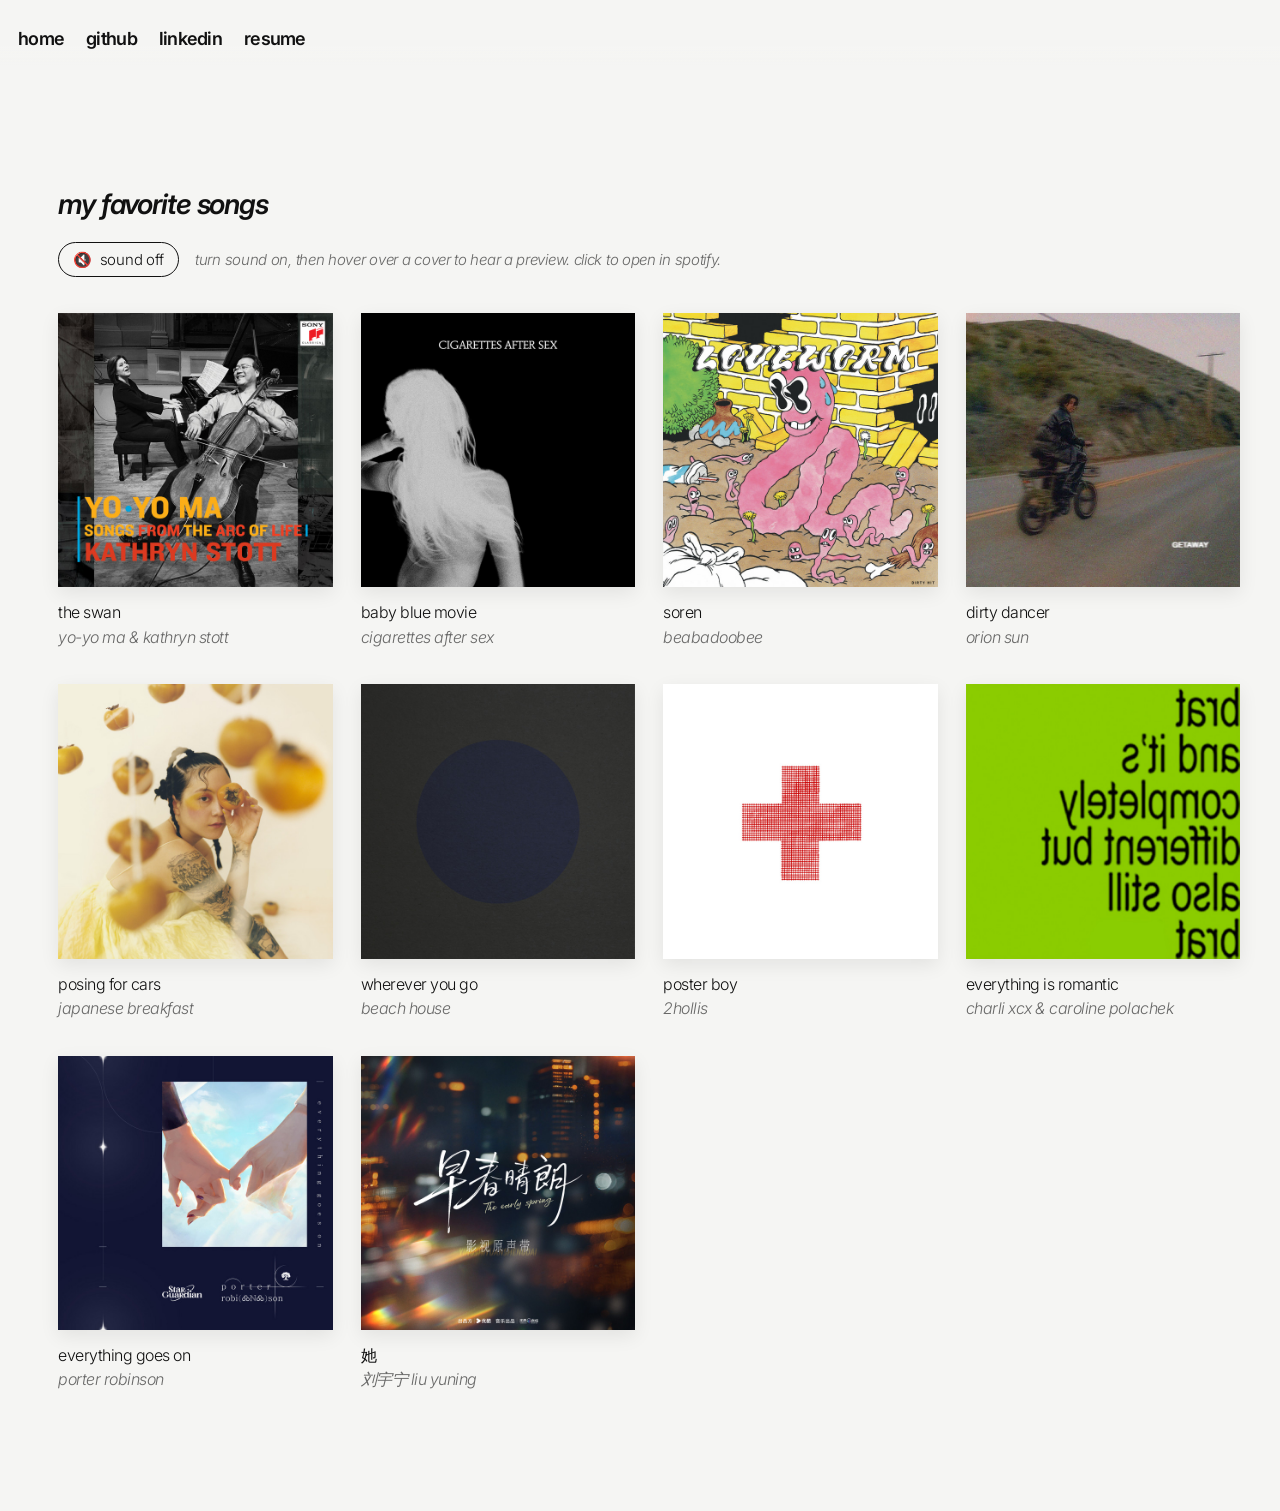
<file: songs.html>
<!DOCTYPE html>
<html lang="en">
  <head>
    <meta charset="UTF-8" />
    <meta name="viewport" content="width=device-width, initial-scale=1.0" />
    <title>Favorite Songs — Alyssa Chen</title>
    <meta
      name="description"
      content="Alyssa Chen's favorite songs."
    />
    <link rel="stylesheet" href="styles.css" />
  </head>
  <body>
    <div class="page-shell">
      <header class="topbar" aria-label="Main navigation">
        <nav>
          <a href="index.html">home</a>
          <a href="https://github.com/alyssachen1" target="_blank" rel="noreferrer">github</a>
          <a href="https://www.linkedin.com/in/alyssa-chen-12117221b/" target="_blank" rel="noreferrer">linkedin</a>
          <a href="alyssaresume.pdf" target="_blank" rel="noreferrer">resume</a>
        </nav>
      </header>

      <main class="detail-page gallery-page">
        <p class="detail-kicker">my favorite songs</p>

        <div class="songs-bar">
          <button type="button" class="sound-toggle" aria-pressed="false">
            <span class="sound-icon" aria-hidden="true">🔇</span>
            <span class="sound-label">sound off</span>
          </button>
          <span class="songs-hint">turn sound on, then hover over a cover to hear a preview. click to open in spotify.</span>
        </div>

        <!--
          how to add a song:
          copy one <li class="song"> block below and change:
            - data-preview: a 30-second preview link (ask claude to find it from a spotify link)
            - href: the spotify track link
            - img src: the cover image in the covers/ folder
            - the song title and artist
        -->

        <ul class="song-grid">
          <li class="song" data-preview="https://audio-ssl.itunes.apple.com/itunes-assets/AudioPreview211/v4/04/6f/76/046f760d-a629-a7da-1903-a3f5488b52b3/mzaf_5541195515647940018.plus.aac.p.m4a">
            <a class="song-cover" href="https://open.spotify.com/track/0jOnZhF75V68VsBObWx2XO" target="_blank" rel="noreferrer" aria-label="the swan by yo-yo ma &amp; kathryn stott on spotify">
              <img src="covers/the-swan.jpg" alt="album cover for the swan" loading="lazy" />
              <span class="song-eq" aria-hidden="true"><i></i><i></i><i></i></span>
            </a>
            <p class="song-meta"><span class="song-title">the swan</span><span class="song-artist">yo-yo ma &amp; kathryn stott</span></p>
          </li>
          <li class="song" data-preview="https://audio-ssl.itunes.apple.com/itunes-assets/AudioPreview221/v4/f7/f2/48/f7f248cb-b447-c2a2-85ec-7b34512e4f28/mzaf_15231580054844052479.plus.aac.p.m4a">
            <a class="song-cover" href="https://open.spotify.com/track/0U5Zpv3dP0npcu9Jyvc2QC" target="_blank" rel="noreferrer" aria-label="baby blue movie by cigarettes after sex on spotify">
              <img src="covers/baby-blue-movie.jpg" alt="album cover for baby blue movie" loading="lazy" />
              <span class="song-eq" aria-hidden="true"><i></i><i></i><i></i></span>
            </a>
            <p class="song-meta"><span class="song-title">baby blue movie</span><span class="song-artist">cigarettes after sex</span></p>
          </li>
          <li class="song" data-preview="https://audio-ssl.itunes.apple.com/itunes-assets/AudioPreview221/v4/52/d5/a0/52d5a0a3-04f7-c7e5-45e8-a4e68793e575/mzaf_8287357923552361680.plus.aac.p.m4a">
            <a class="song-cover" href="https://open.spotify.com/track/6kp9czhrGZrP0hr9Y6opEr" target="_blank" rel="noreferrer" aria-label="soren by beabadoobee on spotify">
              <img src="covers/soren.jpg" alt="album cover for soren" loading="lazy" />
              <span class="song-eq" aria-hidden="true"><i></i><i></i><i></i></span>
            </a>
            <p class="song-meta"><span class="song-title">soren</span><span class="song-artist">beabadoobee</span></p>
          </li>
          <li class="song" data-preview="https://audio-ssl.itunes.apple.com/itunes-assets/AudioPreview211/v4/1a/4d/71/1a4d7130-57cd-70ea-060c-c122cc01bcba/mzaf_12656424052692565798.plus.aac.p.m4a">
            <a class="song-cover" href="https://open.spotify.com/track/1ciQU7ZQGHq129m3njp9en" target="_blank" rel="noreferrer" aria-label="dirty dancer by orion sun on spotify">
              <img src="covers/dirty-dancer.jpg" alt="album cover for dirty dancer" loading="lazy" />
              <span class="song-eq" aria-hidden="true"><i></i><i></i><i></i></span>
            </a>
            <p class="song-meta"><span class="song-title">dirty dancer</span><span class="song-artist">orion sun</span></p>
          </li>
          <li class="song" data-preview="https://audio-ssl.itunes.apple.com/itunes-assets/AudioPreview211/v4/c4/17/d7/c417d7d4-8e26-d351-ceb2-163866e9de75/mzaf_14982781926665512985.plus.aac.p.m4a">
            <a class="song-cover" href="https://open.spotify.com/track/525BSr4N8jG8MpWbFTd6A9" target="_blank" rel="noreferrer" aria-label="posing for cars by japanese breakfast on spotify">
              <img src="covers/posing-for-cars.jpg" alt="album cover for posing for cars" loading="lazy" />
              <span class="song-eq" aria-hidden="true"><i></i><i></i><i></i></span>
            </a>
            <p class="song-meta"><span class="song-title">posing for cars</span><span class="song-artist">japanese breakfast</span></p>
          </li>
          <li class="song" data-preview="https://audio-ssl.itunes.apple.com/itunes-assets/AudioPreview221/v4/d7/12/5e/d7125eb4-c11e-b85b-5a81-f76de3003911/mzaf_5969113211872010711.plus.aac.p.m4a">
            <a class="song-cover" href="https://open.spotify.com/track/2gNvrbywamPJShUrg9u0YL" target="_blank" rel="noreferrer" aria-label="wherever you go by beach house on spotify">
              <img src="covers/wherever-you-go.jpg" alt="album cover for wherever you go" loading="lazy" />
              <span class="song-eq" aria-hidden="true"><i></i><i></i><i></i></span>
            </a>
            <p class="song-meta"><span class="song-title">wherever you go</span><span class="song-artist">beach house</span></p>
          </li>
          <li class="song" data-preview="https://audio-ssl.itunes.apple.com/itunes-assets/AudioPreview211/v4/b7/23/5f/b7235f60-ed24-19fd-66d6-b4d7812a5c49/mzaf_16350317016017467542.plus.aac.p.m4a">
            <a class="song-cover" href="https://open.spotify.com/track/0Gz4Q1Bmyef5yA0G6LIIQZ" target="_blank" rel="noreferrer" aria-label="poster boy by 2hollis on spotify">
              <img src="covers/poster-boy.jpg" alt="album cover for poster boy" loading="lazy" />
              <span class="song-eq" aria-hidden="true"><i></i><i></i><i></i></span>
            </a>
            <p class="song-meta"><span class="song-title">poster boy</span><span class="song-artist">2hollis</span></p>
          </li>
          <li class="song" data-preview="https://audio-ssl.itunes.apple.com/itunes-assets/AudioPreview221/v4/e3/33/a9/e333a9d4-1fd7-38a1-1874-66f8f946e238/mzaf_17843182614748179651.plus.aac.p.m4a">
            <a class="song-cover" href="https://open.spotify.com/track/2p2U8zVAnue6Yrx3mvtBE3" target="_blank" rel="noreferrer" aria-label="everything is romantic by charli xcx &amp; caroline polachek on spotify">
              <img src="covers/everything-is-romantic.jpg" alt="album cover for everything is romantic" loading="lazy" />
              <span class="song-eq" aria-hidden="true"><i></i><i></i><i></i></span>
            </a>
            <p class="song-meta"><span class="song-title">everything is romantic</span><span class="song-artist">charli xcx &amp; caroline polachek</span></p>
          </li>
          <li class="song" data-preview="https://audio-ssl.itunes.apple.com/itunes-assets/AudioPreview221/v4/b3/0d/5d/b30d5d7e-5b14-cd55-9a40-44cac2565515/mzaf_11763928349348104193.plus.aac.p.m4a">
            <a class="song-cover" href="https://open.spotify.com/track/4C4zy9kfjYjr6IcNAdV7ZD" target="_blank" rel="noreferrer" aria-label="everything goes on by porter robinson on spotify">
              <img src="covers/everything-goes-on.jpg" alt="album cover for everything goes on" loading="lazy" />
              <span class="song-eq" aria-hidden="true"><i></i><i></i><i></i></span>
            </a>
            <p class="song-meta"><span class="song-title">everything goes on</span><span class="song-artist">porter robinson</span></p>
          </li>
          <li class="song" data-preview="https://audio-ssl.itunes.apple.com/itunes-assets/AudioPreview211/v4/42/65/4a/42654a82-1c9a-8ef2-7914-d33bb2ec6c21/mzaf_1533749832249511864.plus.aac.p.m4a">
            <a class="song-cover" href="https://open.spotify.com/track/0dYusc5JF8EIs54li8G7nV" target="_blank" rel="noreferrer" aria-label="她 by liu yuning on spotify">
              <img src="covers/ta.jpg" alt="album cover for 她" loading="lazy" />
              <span class="song-eq" aria-hidden="true"><i></i><i></i><i></i></span>
            </a>
            <p class="song-meta"><span class="song-title">她</span><span class="song-artist">刘宇宁 liu yuning</span></p>
          </li>
        </ul>
      </main>
    </div>
    <script>
      (function () {
        var toggle = document.querySelector(".sound-toggle");
        var label = toggle.querySelector(".sound-label");
        var icon = toggle.querySelector(".sound-icon");
        var hint = document.querySelector(".songs-hint");
        var canHover = window.matchMedia("(hover: hover)").matches;
        var soundOn = false;
        var audio = new Audio();
        audio.preload = "none";
        var current = null;
        var fadeTimer = null;
        var MAX_VOL = 0.8;

        if (!canHover) {
          hint.textContent = "tap a cover to hear a preview. tap the song name to open in spotify.";
        }

        function fadeTo(target, ms, done) {
          clearInterval(fadeTimer);
          var start = audio.volume;
          var steps = Math.max(1, Math.round(ms / 30));
          var i = 0;
          fadeTimer = setInterval(function () {
            i++;
            audio.volume = Math.min(1, Math.max(0, start + (target - start) * (i / steps)));
            if (i >= steps) {
              clearInterval(fadeTimer);
              if (done) done();
            }
          }, 30);
        }

        function clearPlaying(except) {
          document.querySelectorAll(".song.is-playing").forEach(function (el) {
            if (el !== except) el.classList.remove("is-playing");
          });
        }

        function play(song) {
          if (!soundOn) return;
          clearPlaying(song);
          current = song;
          var src = song.dataset.preview;
          if (audio.src !== src) audio.src = src;
          audio.currentTime = 0;
          audio.volume = 0;
          var p = audio.play();
          if (p && p.catch) p.catch(function () {
            if (current === song) {
              song.classList.remove("is-playing");
              current = null;
            }
          });
          song.classList.add("is-playing");
          fadeTo(MAX_VOL, 400);
        }

        function stop(song) {
          if (song && song !== current) return;
          // hide the equalizer right away; only the audio fades out
          clearPlaying(null);
          current = null;
          fadeTo(0, 300, function () {
            if (!current) audio.pause();
          });
        }

        audio.addEventListener("ended", function () {
          clearPlaying(null);
          current = null;
        });

        toggle.addEventListener("click", function () {
          soundOn = !soundOn;
          toggle.setAttribute("aria-pressed", String(soundOn));
          label.textContent = soundOn ? "sound on" : "sound off";
          icon.textContent = soundOn ? "🔈" : "🔇";
          document.body.classList.toggle("sound-is-on", soundOn);
          if (!soundOn) stop();
        });

        document.querySelectorAll(".song").forEach(function (song) {
          var cover = song.querySelector(".song-cover");
          if (canHover) {
            song.addEventListener("mouseenter", function () { play(song); });
            song.addEventListener("mouseleave", function () { stop(song); });
            cover.addEventListener("focus", function () { play(song); });
            cover.addEventListener("blur", function () { stop(song); });
          } else {
            cover.addEventListener("click", function (e) {
              e.preventDefault();
              if (!soundOn) toggle.click();
              if (current === song) stop(song); else play(song);
            });
            var title = song.querySelector(".song-meta");
            title.addEventListener("click", function () {
              window.open(cover.href, "_blank", "noopener");
            });
          }
        });
      })();
    </script>
  </body>
</html>
</file>
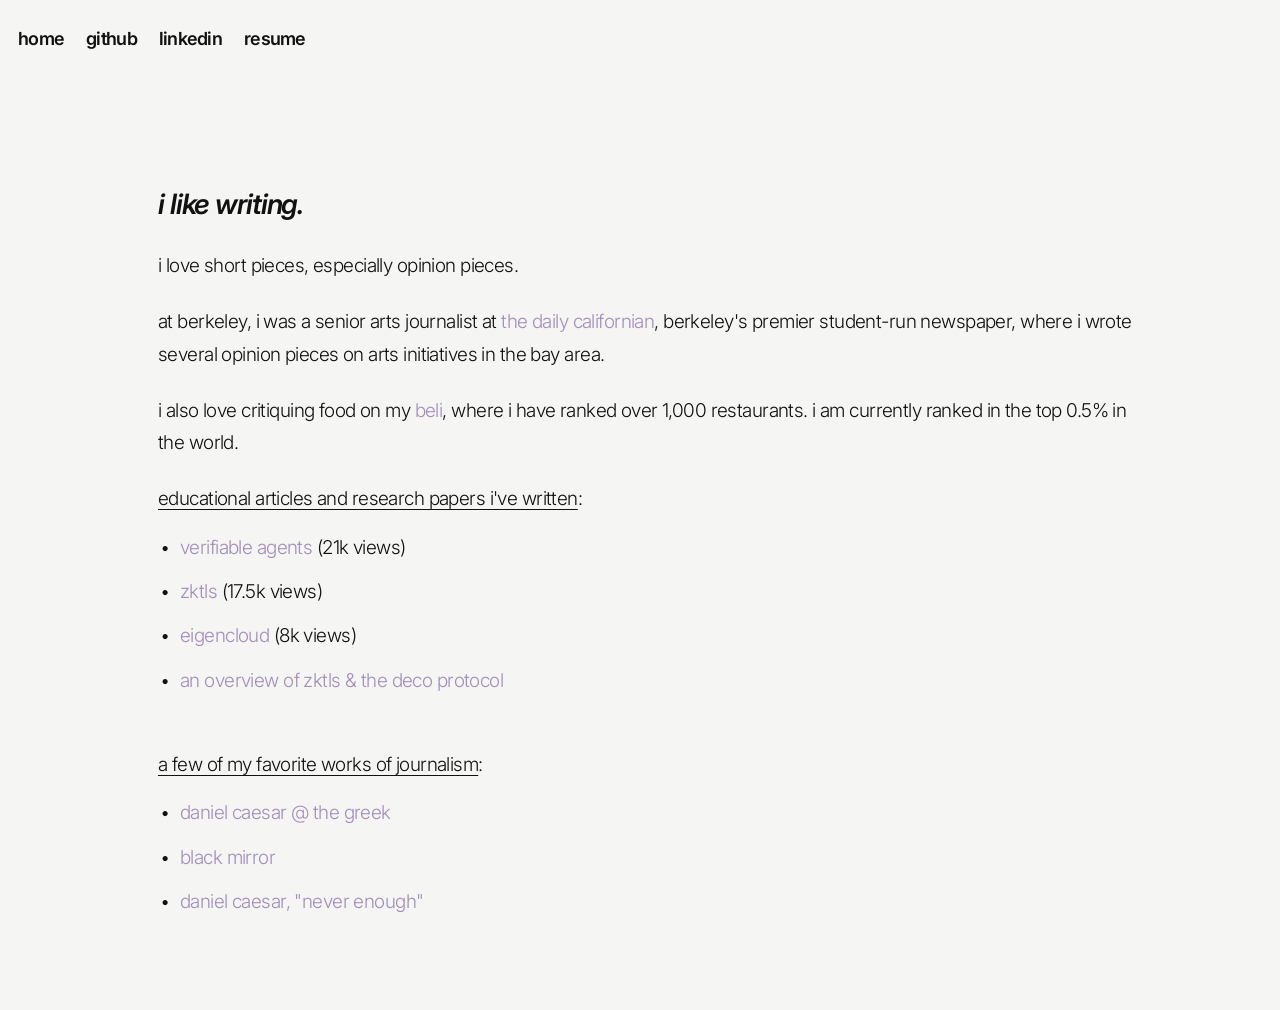
<file: writing.html>
<!DOCTYPE html>
<html lang="en">
  <head>
    <meta charset="UTF-8" />
    <meta name="viewport" content="width=device-width, initial-scale=1.0" />
    <title>Writing — Alyssa Chen</title>
    <meta
      name="description"
      content="Writing by Alyssa Chen."
    />
    <link rel="stylesheet" href="styles.css" />
  </head>
  <body>
    <div class="page-shell">
      <header class="topbar" aria-label="Main navigation">
        <nav>
          <a href="index.html">home</a>
          <a href="https://github.com/alyssachen1" target="_blank" rel="noreferrer">github</a>
          <a href="https://www.linkedin.com/in/alyssa-chen-12117221b/" target="_blank" rel="noreferrer">linkedin</a>
          <a href="alyssaresume.pdf" target="_blank" rel="noreferrer">resume</a>
        </nav>
      </header>

      <main class="detail-page">
        <p class="detail-kicker">i like writing.</p>

        <p>
          i love short pieces, especially opinion pieces.
        </p>

        <p>
          at berkeley, i was a senior arts journalist at <a href="https://www.dailycal.org/search/?f=html&amp;t=article%2Ccollection%2Cvideo%2Cyoutube&amp;sd=desc&amp;l=25&amp;nsa=eedition&amp;q=Alyssa+chen" target="_blank" rel="noreferrer">the daily californian</a>, berkeley's premier student-run newspaper, where i wrote several opinion pieces on arts initiatives in the bay area.
        </p>

        <p>
          i also love critiquing food on my <a href="https://beliapp.co/app/alyssabrittany" target="_blank" rel="noreferrer">beli</a>, where i have ranked over 1,000 restaurants. i am currently ranked in the top 0.5% in the world.
        </p>

        <p>
          <span class="section-label">educational articles and research papers i've written</span>:
        </p>

        <ul class="detail-list">
          <li><a href="https://x.com/CalBlockchain/status/1889094203260760575" target="_blank" rel="noreferrer">verifiable agents</a> (21k views)</li>
          <li><a href="https://x.com/CalBlockchain/status/1898495002180984998" target="_blank" rel="noreferrer">zktls</a> (17.5k views)</li>
          <li><a href="https://x.com/CalBlockchain/status/1954910680554905652" target="_blank" rel="noreferrer">eigencloud</a> (8k views)</li>
          <li><a href="zkTLS.pdf" target="_blank" rel="noreferrer">an overview of zktls &amp; the deco protocol</a></li>
        </ul>

        <p>
          <span class="section-label">a few of my favorite works of journalism</span>:
        </p>

        <ul class="detail-list">
          <li><a href="https://www.dailycal.org/archives/daniel-caesar-s-melodic-magic-mesmerizes-berkeleys-greek-theatre/article_6d930d08-9a81-5739-a393-562b119d6d2c.html" target="_blank" rel="noreferrer">daniel caesar @ the greek</a></li>
          <li><a href="https://www.dailycal.org/archives/black-mirror-season-6-is-unimaginative-failed-attempt-at-retrospection/article_78c17ac1-b7e2-52a5-ba7e-18ba6e996fa2.html" target="_blank" rel="noreferrer">black mirror</a></li>
          <li><a href="https://www.dailycal.org/archives/daniel-caesar-paints-confessional-dreamscape-on-dreamy-never-enough/article_52bf8d59-1bf2-5d9d-94c8-f75c1f632302.html" target="_blank" rel="noreferrer">daniel caesar, "never enough"</a></li>
        </ul>
      </main>
    </div>
  </body>
</html>
</file>
<file: styles.css>
@import url('https://fonts.googleapis.com/css2?family=Inter:ital,wght@0,300;0,400;0,500;0,600;0,700;1,300;1,400;1,500;1,600;1,700&display=swap');

:root {
  --bg: #f5f5f3;
  --panel: #f5f5f3;
  --text: #111111;
  --muted: #111111;
  --accent: #a38dba;
  --accent-soft: rgba(163, 141, 186, 0.12);
  --line: rgba(17, 17, 17, 0.9);
  --subtle: rgba(17, 17, 17, 0.62);
}

* {
  box-sizing: border-box;
}

html {
  scroll-behavior: smooth;
}

body {
  margin: 0;
  min-height: 100vh;
  background: var(--bg);
  color: var(--text);
  font-family: "Inter", -apple-system, BlinkMacSystemFont, "Segoe UI", sans-serif;
}

img {
  max-width: 100%;
  display: block;
}

.page-shell {
  width: min(100%, 1500px);
  min-height: 100vh;
  margin: 0 auto;
  padding: 28px 0 40px;
}

.topbar {
  display: flex;
  justify-content: flex-start;
  padding-left: 18px;
}

.topbar nav {
  display: flex;
  align-items: center;
  gap: 22px;
  flex-wrap: wrap;
}

.topbar a {
  color: var(--text);
  text-decoration: none;
  font-size: 18px;
  font-weight: 600;
  letter-spacing: -0.04em;
  line-height: 1.2;
  position: relative;
  transition: color 0.3s ease;
}

.topbar a:hover,
.topbar a:focus-visible {
  color: var(--accent);
}

.topbar a.active::after {
  content: "";
  position: absolute;
  left: 0;
  right: 0;
  bottom: -4px;
  height: 1.5px;
  background: currentColor;
}

.bio {
  width: min(1200px, calc(100% - 60px));
  margin: 64px auto 0;
  padding-left: 18px;
}

.scroll-stack {
  display: flex;
  flex-direction: column;
  gap: 0;
}

.panel {
  min-height: 100vh;
  min-height: 100svh;
  display: flex;
  align-items: center;
  justify-content: flex-start;
  padding: 96px 0 64px;
  scroll-snap-align: start;
}

.intro-panel {
  position: relative;
  flex-direction: column;
  justify-content: center;
  text-align: center;
}

/* ---------- scroll experience ---------- */

html {
  scroll-snap-type: y proximity;
  scroll-padding-top: 0;
}

.page-shell {
  padding-top: 0;
}

.topbar {
  position: sticky;
  top: 0;
  z-index: 10;
  padding-top: 28px;
  padding-bottom: 16px;
  background: linear-gradient(var(--bg) 70%, rgba(245, 245, 243, 0));
}

.bio {
  margin-top: -72px;
}

.js .reveal {
  opacity: 0;
  transform: translateY(24px);
  transition: opacity 0.8s ease, transform 0.8s ease;
}

.js .reveal.is-visible {
  opacity: 1;
  transform: none;
}

.scroll-hint {
  position: absolute;
  bottom: 40px;
  left: 50%;
  transform: translateX(-50%);
  font-size: 15px;
  font-weight: 300;
  letter-spacing: -0.02em;
  color: var(--subtle) !important;
  animation: hint-bob 2.2s ease-in-out infinite;
}

@keyframes hint-bob {
  0%, 100% { transform: translate(-50%, 0); }
  50% { transform: translate(-50%, 6px); }
}

.section-dots {
  position: fixed;
  right: 24px;
  top: 50%;
  transform: translateY(-50%);
  display: flex;
  flex-direction: column;
  gap: 14px;
  z-index: 10;
}

.section-dots .dot {
  width: 8px;
  height: 8px;
  border-radius: 50%;
  border: 1px solid var(--text);
  background: transparent;
  transition: background 0.25s ease, transform 0.25s ease;
}

.section-dots .dot:hover,
.section-dots .dot.active {
  background: var(--text);
}

.section-dots .dot.active {
  transform: scale(1.25);
}

@media (prefers-reduced-motion: reduce) {
  html { scroll-behavior: auto; }
  .js .reveal { opacity: 1; transform: none; transition: none; }
  .scroll-hint { animation: none; }
}

.name {
  margin: 0;
  font-size: clamp(2.6rem, 4.5vw, 4.5rem);
  line-height: 1.05;
  letter-spacing: -0.05em;
  font-weight: 600;
  font-style: italic;
  color: var(--text);
  cursor: default;
  animation: name-float 6s ease-in-out infinite;
  transition: color 0.5s ease, opacity 0.8s ease, transform 0.8s ease;
}

.name:hover,
.detail-page .detail-kicker:hover,
.subpages h2:hover {
  color: var(--accent);
}

.detail-page .detail-kicker,
.subpages h2 {
  transition: color 0.5s ease;
  cursor: default;
}

.bouncer {
  position: absolute;
  top: 0;
  left: 0;
  width: 90px;
  height: auto;
  pointer-events: none;
  opacity: 0;
  transition: opacity 0.6s ease;
  will-change: transform;
  z-index: 1;
}

.bouncer.is-ready {
  opacity: 1;
}

@media (max-width: 900px) {
  .bouncer {
    width: 60px;
  }
}

@keyframes name-float {
  0%, 100% { translate: 0 0; }
  50% { translate: 0 -10px; }
}

@media (prefers-reduced-motion: reduce) {
  .name {
    animation: none;
  }
}

.facts,
.subpages ul {
  list-style: none;
  margin: 0;
  padding: 0;
}

.facts {
  display: flex;
  flex-direction: column;
  gap: 28px;
  max-width: 1440px;
}

.facts li,
.subpages li {
  display: flex;
  align-items: baseline;
  flex-wrap: wrap;
  gap: 6px;
  color: var(--text);
  font-size: 19px;
  line-height: 1.6;
  letter-spacing: -0.04em;
  font-weight: 300;
}

.fact-current,
.fact-prev,
.fact-next {
  display: flex;
  flex-direction: column;
  align-items: flex-start;
  gap: 8px;
  font-size: 19px;
  font-weight: 300;
}

.fact-row {
  display: flex;
  align-items: baseline;
  flex-wrap: wrap;
  gap: 6px;
}

.fact-detail {
  position: relative;
  display: block;
  padding-left: 22px;
  margin-left: 0;
  font-size: 19px;
  line-height: 1.5;
  font-weight: 300;
}

.fact-detail::before {
  content: "•";
  position: absolute;
  left: 2px;
  top: 0;
  color: var(--text);
}

.fact-prev .fact-detail:first-of-type::before {
  content: "•";
}

.fact-prev .fact-detail:nth-of-type(2),
.fact-prev .fact-detail:nth-of-type(3) {
  margin-left: 0;
}

.fact-detail .role {
  font-weight: 600;
}

.fact-prev .fact-detail > a {
  display: inline;
}

.city {
  font-style: italic;
  font-weight: 300;
}

.bullet {
  font-size: 24px;
  line-height: 1;
  margin-right: 6px;
}

.label {
  font-weight: 300;
  margin-right: 2px;
}

.arrow {
  font-weight: 300;
  margin: 0 2px;
}

.note {
  color: var(--subtle);
  font-style: italic;
  font-weight: 300;
  margin-left: 2px;
}

.subpages {
  margin-top: 0;
}

.subpages h2 {
  margin: 0 0 18px;
  color: var(--text);
  font-size: 24px;
  line-height: 1.3;
  letter-spacing: -0.04em;
  font-weight: 300;
}

.subpages ul {
  display: flex;
  flex-direction: column;
  gap: 14px;
}

.subpages a {
  color: var(--accent);
  text-decoration: none;
  font-weight: 300;
}

.subpages span {
  color: var(--subtle);
  font-style: italic;
}

.bio a {
  color: var(--accent);
  text-decoration: none;
}

.detail-page {
  width: min(1000px, calc(100% - 60px));
  margin: 120px auto 0;
  padding-left: 18px;
}

.detail-page .detail-kicker {
  margin: 0 0 28px;
  font-size: 28px;
  line-height: 1.3;
  letter-spacing: -0.04em;
  font-weight: 600;
  font-style: italic;
}

.detail-page .detail-date {
  margin: -22px 0 32px;
  font-size: 16px;
  line-height: 1.4;
  letter-spacing: -0.02em;
  font-weight: 300;
  font-style: italic;
  color: var(--subtle);
}

.detail-page a {
  color: var(--accent);
  text-decoration: none;
}

.detail-page a:hover {
  text-decoration: underline;
}

.section-label {
  text-decoration: underline;
  text-decoration-thickness: 1px;
  text-underline-offset: 4px;
}

.detail-list {
  list-style: none;
  margin: -8px 0 52px;
  padding: 0;
  display: flex;
  flex-direction: column;
  gap: 12px;
}

.detail-list + .detail-list {
  margin-top: -24px;
}

.detail-list li {
  position: relative;
  padding-left: 22px;
  font-size: 19px;
  line-height: 1.7;
  letter-spacing: -0.03em;
  font-weight: 300;
}

.detail-list li::before {
  content: "•";
  position: absolute;
  left: 2px;
  top: 0;
}

.gallery-page {
  width: min(1200px, calc(100% - 60px));
}

.photo-grid {
  columns: 3 300px;
  column-gap: 32px;
  margin-bottom: 80px;
}

.photo {
  position: relative;
  margin: 0 0 40px;
  break-inside: avoid;
  overflow: hidden;
  outline: none;
}

.photo img {
  width: 100%;
  height: auto;
  transition: transform 0.7s cubic-bezier(0.2, 0.7, 0.2, 1), filter 0.7s ease;
}

.photo figcaption {
  position: absolute;
  left: 0;
  right: 0;
  bottom: 0;
  padding: 48px 18px 16px;
  background: linear-gradient(to top, rgba(0, 0, 0, 0.6), rgba(0, 0, 0, 0));
  color: #ffffff;
  font-size: 16px;
  line-height: 1.5;
  letter-spacing: -0.02em;
  font-weight: 300;
  font-style: italic;
  opacity: 0;
  transform: translateY(12px);
  transition: opacity 0.4s ease, transform 0.4s ease;
  pointer-events: none;
}

.photo figcaption:empty {
  display: none;
}

.photo:hover img,
.photo:focus-visible img {
  transform: scale(1.04);
  filter: brightness(0.92);
}

.photo:hover figcaption,
.photo:focus-visible figcaption {
  opacity: 1;
  transform: none;
}

.photo:focus-visible {
  outline: 1.5px solid var(--text);
  outline-offset: 4px;
  overflow: visible;
}

.photo-featured {
  max-width: 1000px;
  margin: 0 auto 72px;
}

.photo-featured figcaption {
  font-size: 18px;
  padding: 72px 24px 20px;
}

.photo-featured:hover img,
.photo-featured:focus-visible img {
  transform: scale(1.02);
}

/* touch screens have no hover: show captions under the photo instead */
@media (hover: none) {
  .photo figcaption {
    position: static;
    padding: 10px 0 0;
    background: none;
    color: var(--subtle);
    opacity: 1;
    transform: none;
  }
}

@media (prefers-reduced-motion: reduce) {
  .photo img,
  .photo figcaption {
    transition: opacity 0.2s ease;
  }

  .photo:hover img,
  .photo:focus-visible img {
    transform: none;
  }
}

.detail-photo {
  margin: 0 0 40px;
  display: flex;
  justify-content: center;
}

.detail-photo.book-cover img {
  max-width: 220px;
  box-shadow: 0 10px 30px rgba(0, 0, 0, 0.12);
}

.detail-photo img {
  width: 100%;
  max-width: 520px;
  height: auto;
}

.detail-page p {
  margin: 0 0 24px;
  font-size: 19px;
  line-height: 1.7;
  letter-spacing: -0.03em;
  font-weight: 300;
}

/* ---------- art page: gallery-walk reveal ---------- */

.art-animate .art-piece {
  opacity: 0;
  transform: translateY(48px) scale(0.97);
  transition:
    opacity 1.1s ease var(--reveal-delay, 0ms),
    transform 1.1s cubic-bezier(0.2, 0.7, 0.2, 1) var(--reveal-delay, 0ms);
}

.art-animate .art-piece.is-in {
  opacity: 1;
  transform: none;
}

.art-piece img {
  box-shadow: 0 10px 30px rgba(0, 0, 0, 0.08);
}

@media (prefers-reduced-motion: reduce) {
  .art-animate .art-piece {
    opacity: 1;
    transform: none;
    transition: none;
  }
}

/* ---------- favorite songs ---------- */

.songs-bar {
  display: flex;
  align-items: center;
  flex-wrap: wrap;
  gap: 10px 16px;
  margin: -8px 0 36px;
}

.sound-toggle {
  display: inline-flex;
  align-items: center;
  gap: 8px;
  padding: 7px 14px;
  border: 1px solid var(--text);
  border-radius: 999px;
  background: transparent;
  color: var(--text);
  font: inherit;
  font-size: 15px;
  font-weight: 300;
  letter-spacing: -0.02em;
  cursor: pointer;
  transition: background 0.2s ease, color 0.2s ease;
}

.sound-toggle:hover {
  background: rgba(17, 17, 17, 0.06);
}

.sound-toggle[aria-pressed="true"] {
  background: var(--text);
  color: var(--bg);
}

.songs-hint {
  font-size: 15px;
  font-weight: 300;
  font-style: italic;
  letter-spacing: -0.02em;
  color: var(--subtle);
}

.song-grid {
  list-style: none;
  margin: 0 0 80px;
  padding: 0;
  display: grid;
  grid-template-columns: repeat(auto-fill, minmax(220px, 1fr));
  gap: 36px 28px;
}

.song-cover {
  position: relative;
  display: block;
  aspect-ratio: 1 / 1;
  overflow: hidden;
  box-shadow: 0 6px 18px rgba(0, 0, 0, 0.08);
  transition: transform 0.45s cubic-bezier(0.2, 0.7, 0.2, 1), box-shadow 0.45s ease;
}

.song-cover img {
  width: 100%;
  height: 100%;
  object-fit: cover;
  transition: transform 0.7s cubic-bezier(0.2, 0.7, 0.2, 1), filter 0.45s ease;
}

.song:hover .song-cover,
.song-cover:focus-visible,
.song.is-playing .song-cover {
  transform: translateY(-6px);
  box-shadow: 0 16px 34px rgba(0, 0, 0, 0.18);
}

.song:hover .song-cover img,
.song.is-playing .song-cover img {
  transform: scale(1.05);
}

.song-cover:focus-visible {
  outline: 1.5px solid var(--text);
  outline-offset: 4px;
}

.song-eq {
  position: absolute;
  right: 12px;
  bottom: 12px;
  display: flex;
  align-items: flex-end;
  gap: 3px;
  height: 18px;
  padding: 6px 7px;
  box-sizing: content-box;
  border-radius: 999px;
  background: rgba(0, 0, 0, 0.55);
  opacity: 0;
  transition: opacity 0.3s ease;
}

.song-eq i {
  width: 3px;
  height: 100%;
  background: #ffffff;
  border-radius: 2px;
  transform-origin: bottom;
  animation: eq-bounce 0.9s ease-in-out infinite;
}

.song-eq i:nth-child(2) { animation-delay: -0.3s; }
.song-eq i:nth-child(3) { animation-delay: -0.6s; }

.song.is-playing .song-eq {
  opacity: 1;
}

@keyframes eq-bounce {
  0%, 100% { transform: scaleY(0.3); }
  50% { transform: scaleY(1); }
}

.song-meta {
  margin: 14px 0 0;
  display: flex;
  flex-direction: column;
  gap: 2px;
  font-size: 16px;
  line-height: 1.4;
  letter-spacing: -0.02em;
  font-weight: 300;
}

.detail-page .song-meta {
  font-size: 16px;
  line-height: 1.4;
  margin: 14px 0 0;
}

.song-title {
  color: var(--text);
}

.song-artist {
  color: var(--subtle);
  font-style: italic;
}

@media (hover: none) {
  .song-meta {
    cursor: pointer;
  }
}

@media (prefers-reduced-motion: reduce) {
  .song-cover,
  .song-cover img {
    transition: none;
  }

  .song:hover .song-cover,
  .song.is-playing .song-cover,
  .song:hover .song-cover img,
  .song.is-playing .song-cover img {
    transform: none;
  }

  .song-eq i {
    animation: none;
  }
}

@media (max-width: 900px) {
  .page-shell {
    padding-top: 0;
  }

  .topbar {
    padding-left: 12px;
  }

  .topbar nav {
    gap: 16px 18px;
  }

  .topbar a {
    font-size: 16px;
  }

  .bio {
    width: min(94vw, 1200px);
    margin-top: -64px;
    padding-left: 12px;
  }

  .topbar {
    padding-top: 26px;
  }

  .section-dots {
    right: 12px;
  }

  .name {
    font-size: 2.4rem;
  }

  .subpages h2 {
    font-size: 20px;
  }

  .facts li,
  .subpages li {
    font-size: 17px;
  }

  .detail-page,
  .gallery-page {
    width: min(92vw, 1000px);
    margin-top: 80px;
    padding-left: 12px;
  }

  .detail-page .detail-kicker {
    font-size: 24px;
  }

  .detail-page p,
  .detail-list li {
    font-size: 17px;
  }
}
</file>
